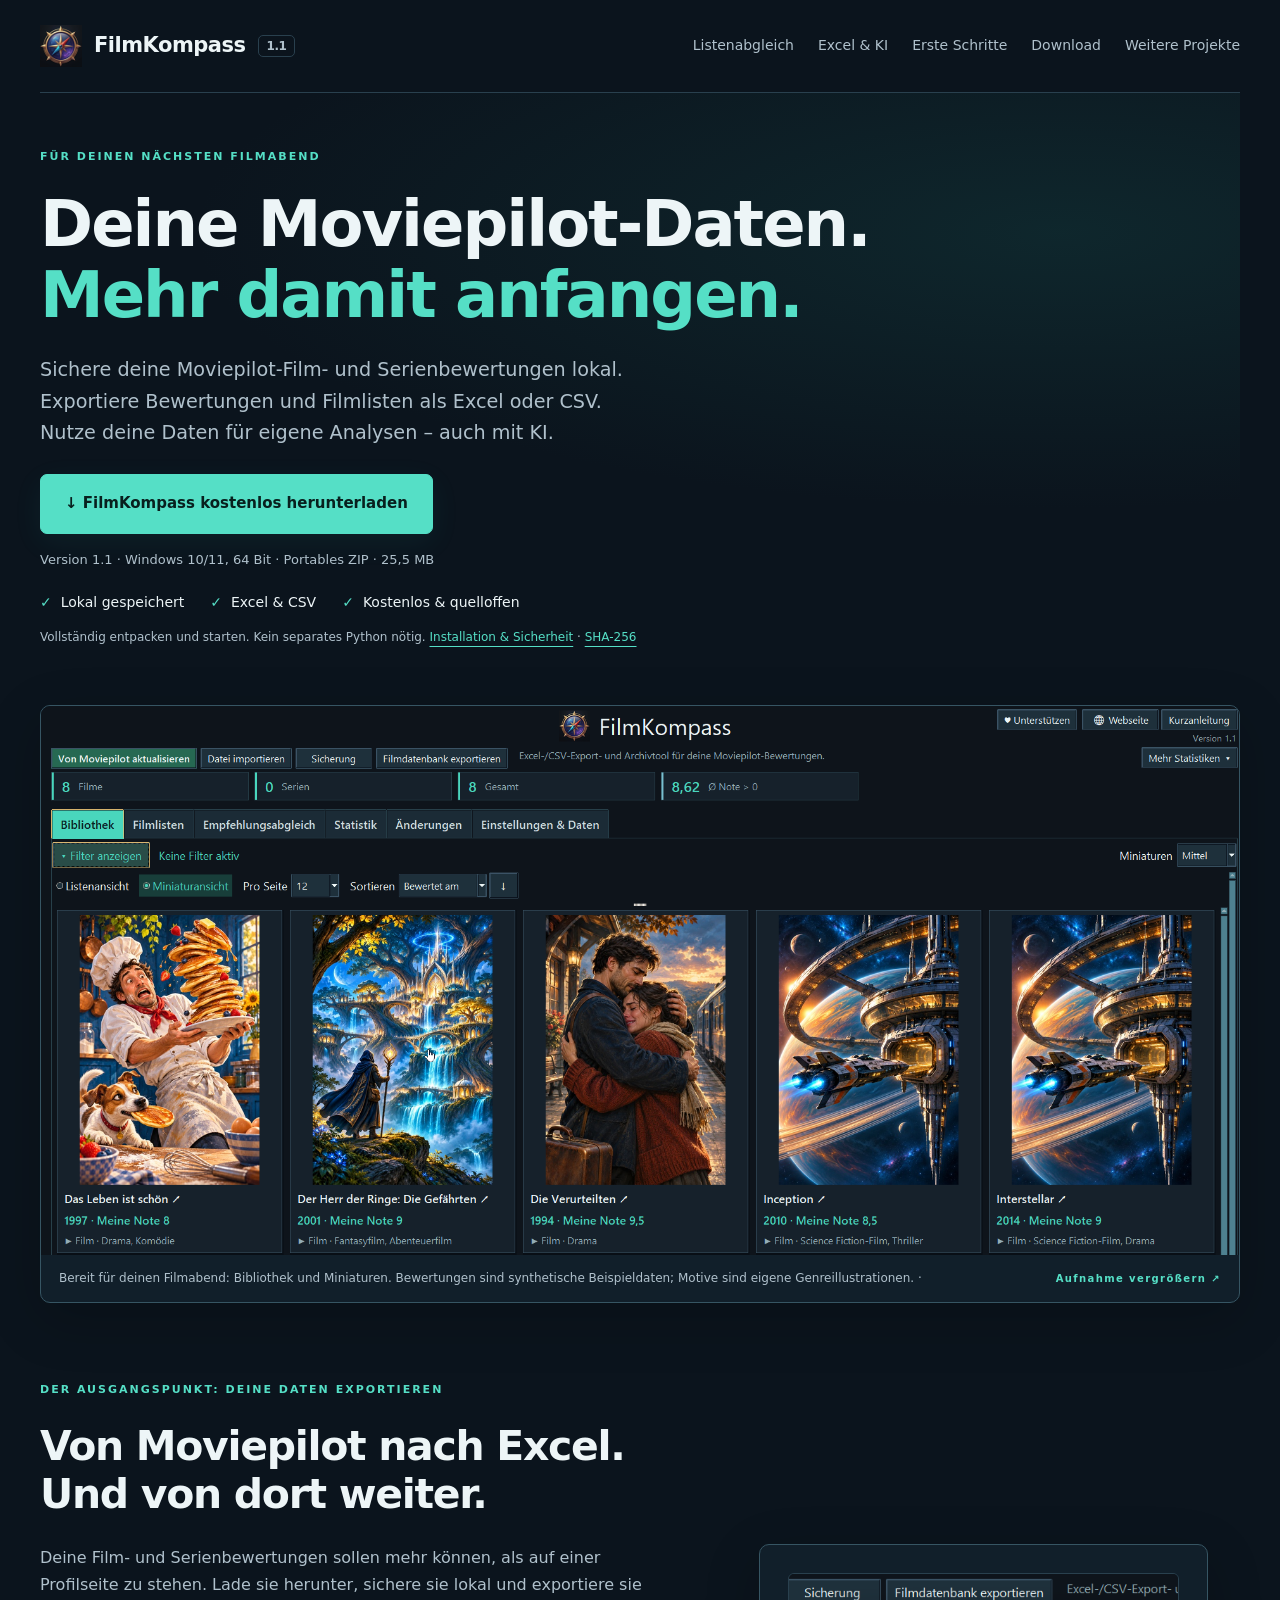
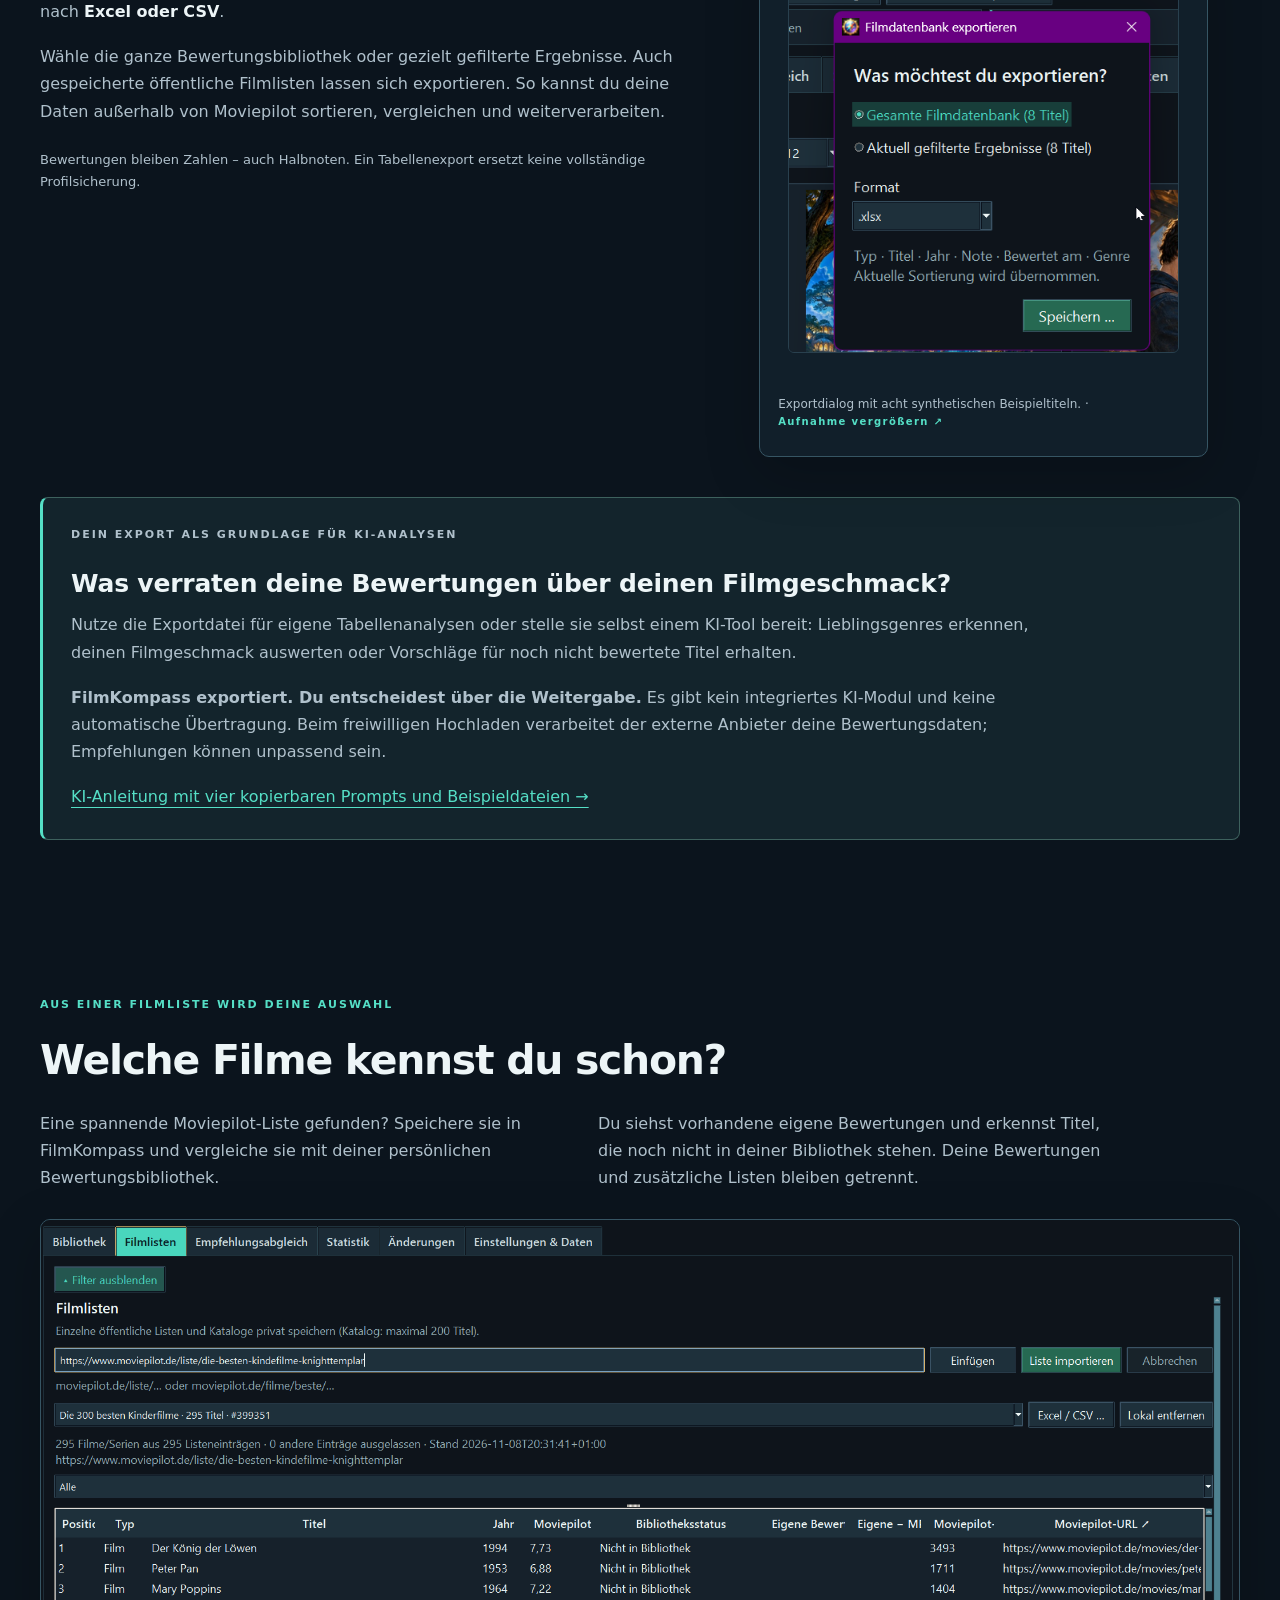
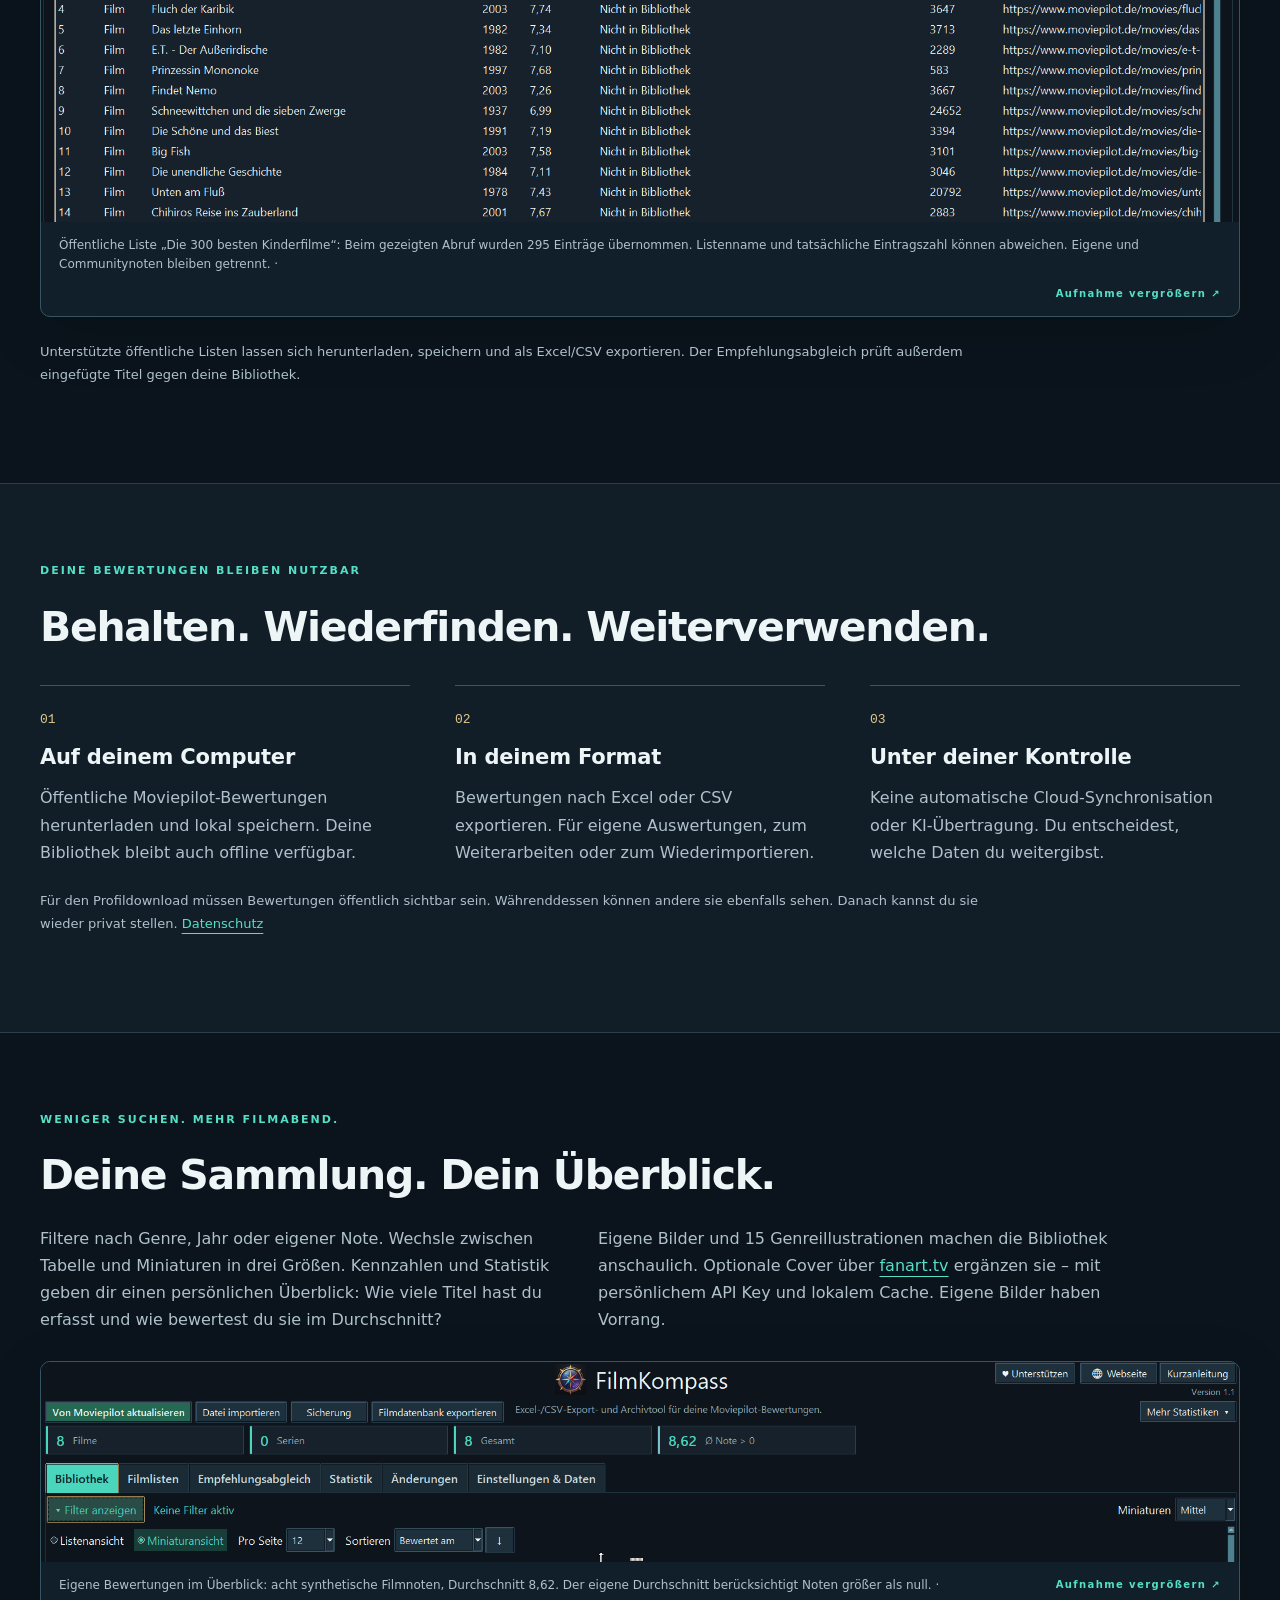
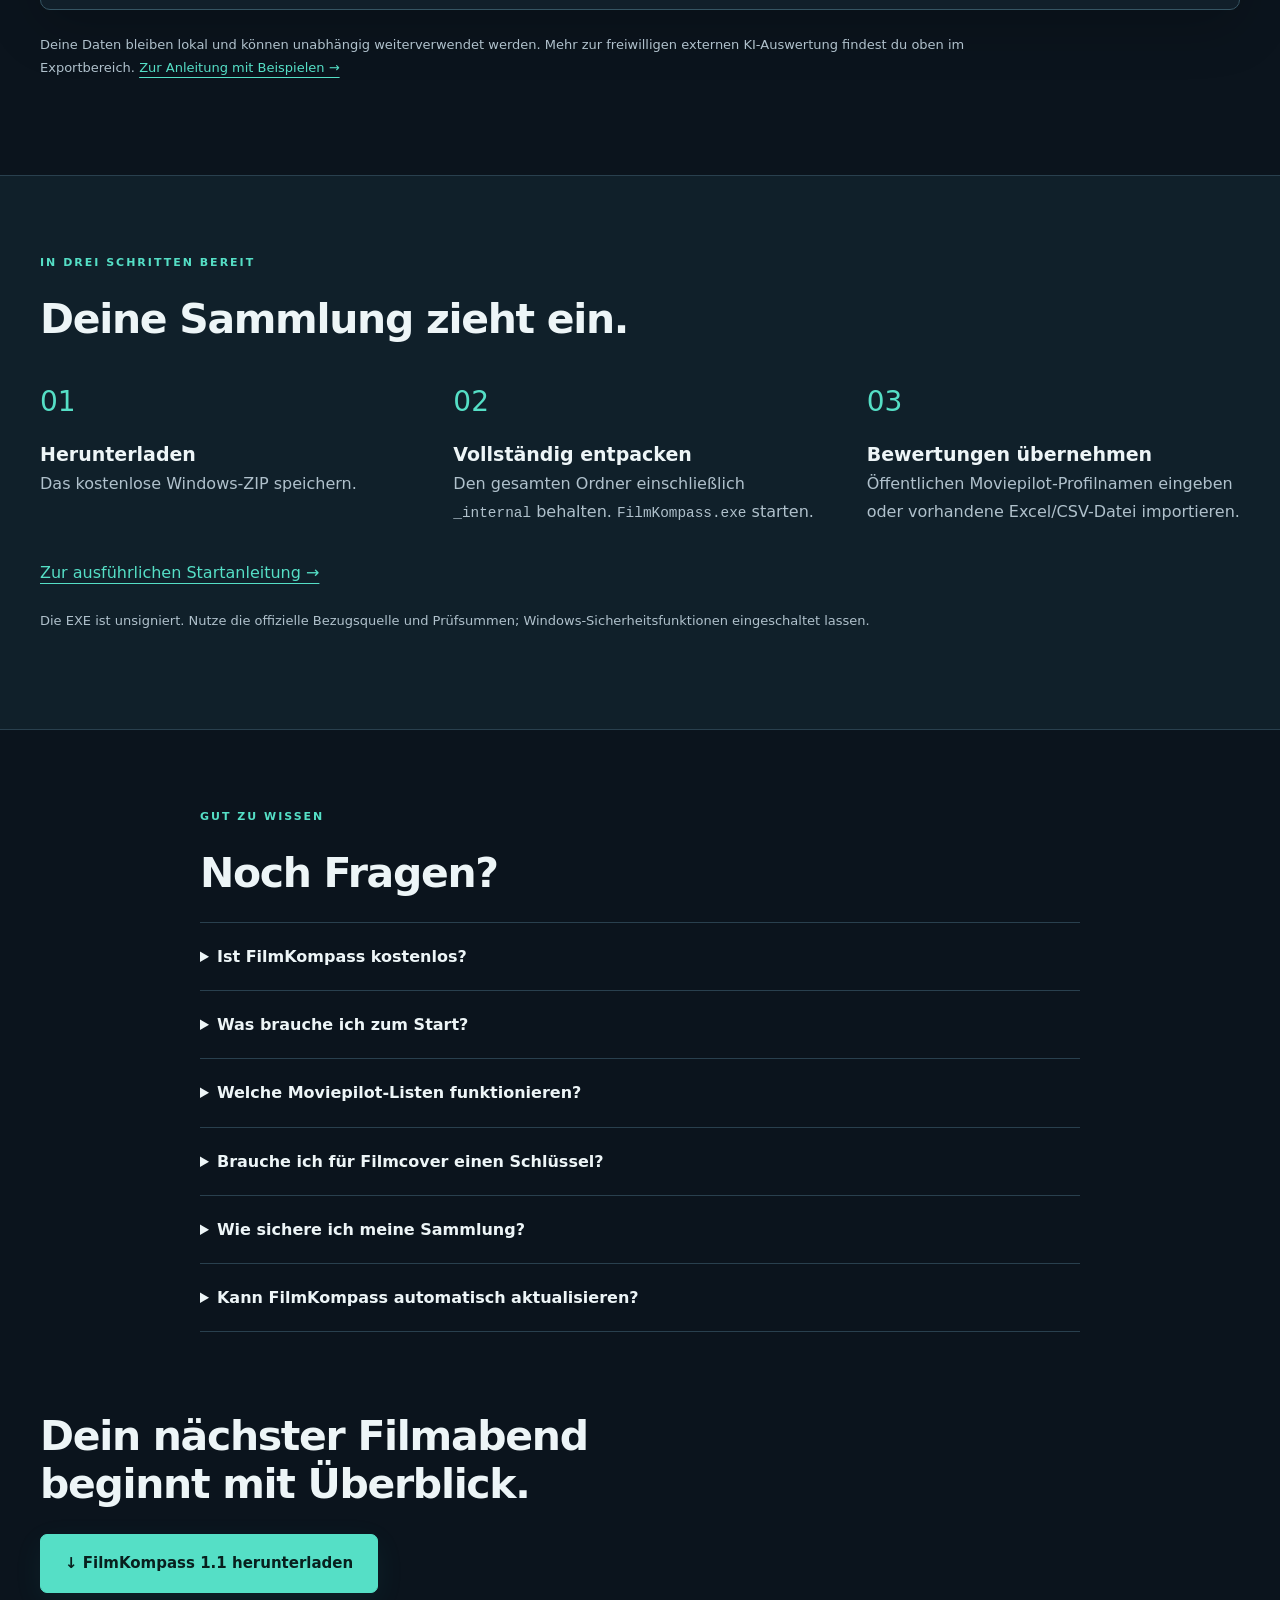
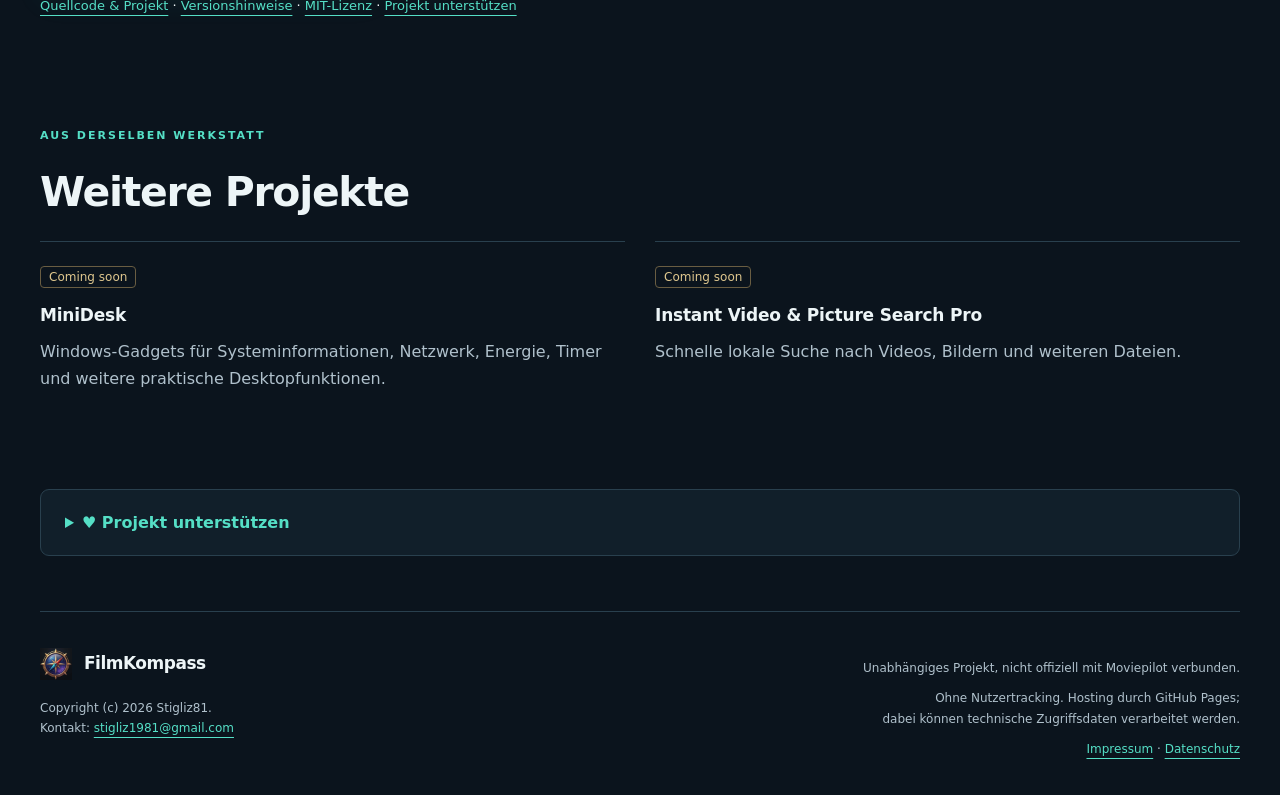
<file: site/index.html>
<!doctype html>
<html lang="de">
<head>
  <meta charset="utf-8">
  <meta name="viewport" content="width=device-width, initial-scale=1">
  <title>FilmKompass – Moviepilot-Bewertungen als Excel/CSV exportieren</title>
  <meta name="description" content="Moviepilot-Bewertungen lokal sichern, als Excel/CSV exportieren und mit Filmlisten abgleichen. Daten für eigene Auswertungen und externe KI nutzen.">
  <link rel="canonical" href="https://stigliz81.github.io/FilmKompass/">
  <meta name="theme-color" content="#0b141d">
  <meta property="og:type" content="website">
  <meta property="og:locale" content="de_DE">
  <meta property="og:title" content="FilmKompass – Moviepilot-Bewertungen als Excel/CSV exportieren">
  <meta property="og:description" content="Moviepilot-Bewertungen lokal sichern, als Excel/CSV exportieren und mit Filmlisten abgleichen. Daten für eigene Auswertungen und externe KI nutzen.">
  <meta property="og:url" content="https://stigliz81.github.io/FilmKompass/">
  <meta property="og:image" content="https://stigliz81.github.io/FilmKompass/assets/filmkompass-preview.webp">
  <meta property="og:image:alt" content="FilmKompass-Kompasssymbol mit goldener Kompassrose, roter und türkisblauer Nadel">
  <link rel="icon" href="assets/filmkompass.png?v=20261107-ap1506" type="image/png">
  <link rel="stylesheet" href="style.css?v=20261108-ap1608">
  <script src="gallery.js?v=20261021-ap14" defer></script>
  <script type="application/ld+json">
{
  "@context": "https://schema.org",
  "@type": "SoftwareApplication",
  "@id": "https://stigliz81.github.io/FilmKompass/#software",
  "name": "FilmKompass",
  "softwareVersion": "1.1",
  "applicationCategory": "MultimediaApplication",
  "operatingSystem": "Windows 10/11 (64-Bit)",
  "isAccessibleForFree": true,
  "offers": {
    "@type": "Offer",
    "price": 0,
    "priceCurrency": "EUR"
  },
  "url": "https://stigliz81.github.io/FilmKompass/",
  "downloadUrl": "https://github.com/Stigliz81/FilmKompass/releases/download/v1.1.2/FilmKompass-1.1-Windows-portabel.zip",
  "description": "Kostenloses Windows-Programm zum Herunterladen, lokalen Sichern und Exportieren öffentlich sichtbarer Moviepilot-Film- und Serienbewertungen als Excel oder CSV.",
  "license": "https://github.com/Stigliz81/FilmKompass/blob/main/LICENSE",
  "image": "https://stigliz81.github.io/FilmKompass/assets/filmkompass-preview.webp"
}
  </script>
<link rel="stylesheet" href="product.css?v=ap16102">
<script src="product.js?v=ap16102" defer></script>
</head>
<body class="product">
<a class="skip" href="#inhalt">Zum Inhalt</a>
<header class="nav wrap"><a class="brand" href="#"><img src="assets/filmkompass.png" width="42" height="42" alt="">FilmKompass <span>1.1</span></a><nav aria-label="Hauptnavigation"><a href="#listenvergleich">Listenabgleich</a><a href="#export">Excel & KI</a><a href="#start">Erste Schritte</a><a href="#download">Download</a><a href="#weitere-projekte">Weitere Projekte</a></nav></header>
<main id="inhalt">
<section class="hero wrap" id="download"><p class="eyebrow">FÜR DEINEN NÄCHSTEN FILMABEND</p><h1>Deine Moviepilot-Daten. <br><em>Mehr damit anfangen.</em></h1><p class="product-lead">Sichere deine Moviepilot-Film- und Serienbewertungen lokal. <br>Exportiere Bewertungen und Filmlisten als Excel oder CSV. <br>Nutze deine Daten für eigene Analysen – auch mit KI.</p><div class="actions"><a class="button primary-download" href="https://github.com/Stigliz81/FilmKompass/releases/download/v1.1.2/FilmKompass-1.1-Windows-portabel.zip">↓ FilmKompass kostenlos herunterladen</a></div><p class="system-info">Version 1.1 · Windows 10/11, 64 Bit · Portables ZIP · 25,5 MB</p><ul class="trust"><li>Lokal gespeichert</li><li>Excel & CSV</li><li>Kostenlos & quelloffen</li></ul><p class="download-help">Vollständig entpacken und starten. Kein separates Python nötig. <a href="moviepilot-bewertungen-exportieren.html#sicherheitspruefung">Installation & Sicherheit</a> · <a href="https://github.com/Stigliz81/FilmKompass/releases/download/v1.1.2/SHA256SUMS.txt">SHA-256</a></p></section>
<section class="wrap opening-shot" id="einblicke" aria-label="Blick in die Bibliothek"><figure class="product-shot "><a class="zoom" href="assets/ap16101-main.webp"><img src="assets/ap16101-main.webp" loading="lazy" alt="FilmKompass-Bibliothek mit Filmtiteln, Genreillustrationen und persönlichen Beispielnoten"></a><figcaption>Bereit für deinen Filmabend: Bibliothek und Miniaturen. Bewertungen sind synthetische Beispieldaten; Motive sind eigene Genreillustrationen. · <span>Aufnahme vergrößern ↗</span></figcaption></figure></section>
<section class="wrap product-section" id="export"><p class="eyebrow">DER AUSGANGSPUNKT: DEINE DATEN EXPORTIEREN</p><h2>Von Moviepilot nach Excel.<br>Und von dort weiter.</h2><div class="export-layout"><div><p>Deine Film- und Serienbewertungen sollen mehr können, als auf einer Profilseite zu stehen. Lade sie herunter, sichere sie lokal und exportiere sie nach <strong>Excel oder CSV</strong>.</p><p>Wähle die ganze Bewertungsbibliothek oder gezielt gefilterte Ergebnisse. Auch gespeicherte öffentliche Filmlisten lassen sich exportieren. So kannst du deine Daten außerhalb von Moviepilot sortieren, vergleichen und weiterverarbeiten.</p><p class="section-note">Bewertungen bleiben Zahlen – auch Halbnoten. Ein Tabellenexport ersetzt keine vollständige Profilsicherung.</p></div><figure class="product-shot export-shot"><a class="zoom" href="assets/ap16101-export.webp"><img src="assets/ap16101-export.webp" loading="lazy" alt="FilmKompass-Exportdialog: gesamte Bibliothek oder gefilterte Ergebnisse, Formatwahl und Speichern"></a><figcaption>Exportdialog mit acht synthetischen Beispieltiteln. · <span>Aufnahme vergrößern ↗</span></figcaption></figure></div><div class="analysis-feature"><p class="eyebrow">DEIN EXPORT ALS GRUNDLAGE FÜR KI-ANALYSEN</p><h3>Was verraten deine Bewertungen über deinen Filmgeschmack?</h3><p>Nutze die Exportdatei für eigene Tabellenanalysen oder stelle sie selbst einem KI-Tool bereit: Lieblingsgenres erkennen, deinen Filmgeschmack auswerten oder Vorschläge für noch nicht bewertete Titel erhalten.</p><p><strong>FilmKompass exportiert. Du entscheidest über die Weitergabe.</strong> Es gibt kein integriertes KI-Modul und keine automatische Übertragung. Beim freiwilligen Hochladen verarbeitet der externe Anbieter deine Bewertungsdaten; Empfehlungen können unpassend sein.</p><a href="ki-filmliste-analysieren.html">KI-Anleitung mit vier kopierbaren Prompts und Beispieldateien →</a></div></section><section class="wrap product-section" id="listenvergleich"><p class="eyebrow">AUS EINER FILMLISTE WIRD DEINE AUSWAHL</p><h2>Welche Filme kennst du schon?</h2><div class="story-copy"><p>Eine spannende Moviepilot-Liste gefunden? Speichere sie in FilmKompass und vergleiche sie mit deiner persönlichen Bewertungsbibliothek.</p><p>Du siehst vorhandene eigene Bewertungen und erkennst Titel, die noch nicht in deiner Bibliothek stehen. Deine Bewertungen und zusätzliche Listen bleiben getrennt.</p></div><figure class="product-shot "><a class="zoom" href="assets/ap16101-lists.webp"><img src="assets/ap16101-lists.webp" loading="lazy" alt="Öffentliche Moviepilot-Liste mit 295 importierten Titeln, Communitynoten und Bibliotheksstatus"></a><figcaption>Öffentliche Liste „Die 300 besten Kinderfilme“: Beim gezeigten Abruf wurden 295 Einträge übernommen. Listenname und tatsächliche Eintragszahl können abweichen. Eigene und Communitynoten bleiben getrennt. · <span>Aufnahme vergrößern ↗</span></figcaption></figure><p class="section-note">Unterstützte öffentliche Listen lassen sich herunterladen, speichern und als Excel/CSV exportieren. Der Empfehlungsabgleich prüft außerdem eingefügte Titel gegen deine Bibliothek.</p></section>
<section class="data-section" id="funktionen"><div class="wrap product-section"><p class="eyebrow">DEINE BEWERTUNGEN BLEIBEN NUTZBAR</p><h2>Behalten. Wiederfinden. Weiterverwenden.</h2><div class="benefit-row"><article><span>01</span><h3>Auf deinem Computer</h3><p>Öffentliche Moviepilot-Bewertungen herunterladen und lokal speichern. Deine Bibliothek bleibt auch offline verfügbar.</p></article><article><span>02</span><h3>In deinem Format</h3><p>Bewertungen nach Excel oder CSV exportieren. Für eigene Auswertungen, zum Weiterarbeiten oder zum Wiederimportieren.</p></article><article><span>03</span><h3>Unter deiner Kontrolle</h3><p>Keine automatische Cloud-Synchronisation oder KI-Übertragung. Du entscheidest, welche Daten du weitergibst.</p></article></div><p class="section-note">Für den Profildownload müssen Bewertungen öffentlich sichtbar sein. Währenddessen können andere sie ebenfalls sehen. Danach kannst du sie wieder privat stellen. <a href="datenschutz.html">Datenschutz</a></p></div></section>
<section class="wrap product-section" id="sammlung"><p class="eyebrow">WENIGER SUCHEN. MEHR FILMABEND.</p><h2>Deine Sammlung. Dein Überblick.</h2><div class="story-copy"><p>Filtere nach Genre, Jahr oder eigener Note. Wechsle zwischen Tabelle und Miniaturen in drei Größen. Kennzahlen und Statistik geben dir einen persönlichen Überblick: Wie viele Titel hast du erfasst und wie bewertest du sie im Durchschnitt?</p><p>Eigene Bilder und 15 Genreillustrationen machen die Bibliothek anschaulich. Optionale Cover über <a href="https://fanart.tv/" rel="noreferrer">fanart.tv</a> ergänzen sie – mit persönlichem API Key und lokalem Cache. Eigene Bilder haben Vorrang.</p></div><figure class="product-shot "><a class="zoom" href="assets/ap16101-ratings.webp"><img src="assets/ap16101-ratings.webp" loading="lazy" alt="FilmKompass-Kennzahlen: acht Filme und ein eigener Bewertungsdurchschnitt von 8,62"></a><figcaption>Eigene Bewertungen im Überblick: acht synthetische Filmnoten, Durchschnitt 8,62. Der eigene Durchschnitt berücksichtigt Noten größer als null. · <span>Aufnahme vergrößern ↗</span></figcaption></figure><p class="section-note">Deine Daten bleiben lokal und können unabhängig weiterverwendet werden. Mehr zur freiwilligen externen KI-Auswertung findest du oben im Exportbereich. <a href="ki-filmliste-analysieren.html">Zur Anleitung mit Beispielen →</a></p></section>
<section class="steps-section" id="start"><div class="wrap product-section"><p class="eyebrow">IN DREI SCHRITTEN BEREIT</p><h2>Deine Sammlung zieht ein.</h2><ol class="start-three"><li><strong>Herunterladen</strong><p>Das kostenlose Windows-ZIP speichern.</p></li><li><strong>Vollständig entpacken</strong><p>Den gesamten Ordner einschließlich <code>_internal</code> behalten. <code>FilmKompass.exe</code> starten.</p></li><li><strong>Bewertungen übernehmen</strong><p>Öffentlichen Moviepilot-Profilnamen eingeben oder vorhandene Excel/CSV-Datei importieren.</p></li></ol><p><a href="moviepilot-bewertungen-exportieren.html">Zur ausführlichen Startanleitung →</a></p><p class="section-note">Die EXE ist unsigniert. Nutze die offizielle Bezugsquelle und Prüfsummen; Windows-Sicherheitsfunktionen eingeschaltet lassen.</p></div></section>
<section class="wrap product-section faq" id="fragen"><p class="eyebrow">GUT ZU WISSEN</p><h2>Noch Fragen?</h2>
<details><summary>Ist FilmKompass kostenlos?</summary><p>Ja. Alle Funktionen sind kostenlos, der Quellcode steht unter MIT-Lizenz. Unterstützung ist freiwillig.</p></details>
<details><summary>Was brauche ich zum Start?</summary><p>Windows 10 oder 11 mit 64 Bit. Die ZIP bringt die Laufzeit mit; kein separat installiertes Python und keine Administratorrechte nötig. Hauptfunktionen wurden vom Nutzer auf beiden Systemen getestet.</p></details>
<details><summary>Welche Moviepilot-Listen funktionieren?</summary><p>Unterstützte öffentliche Benutzerlisten und bestimmte Bestenlisten-Kataloge. Nicht jede URL ist abrufbar; Zugriffssperren werden respektiert. Katalogabrufe sind auf 200 Titel begrenzt. Verglichen wird mit der eigenen Bibliothek, nicht frei jede Liste mit jeder anderen.</p></details>
<details><summary>Brauche ich für Filmcover einen Schlüssel?</summary><p>Für optionale Onlinecover genügt ein persönlicher Fanart.tv API Key von <a href="https://fanart.tv/get-an-api-key/" rel="noreferrer">fanart.tv</a>. In Einstellungen & Daten lokal speichern und prüfen. Kein Project Key für normale Nutzer erforderlich. Poster oder eindeutige Zuordnungen können fehlen. Ohne Onlinecover funktioniert FilmKompass weiter.</p></details>
<details><summary>Wie sichere ich meine Sammlung?</summary><p>Die Datenbanksicherung enthält Daten und Bildzuordnungen. Für einen Gerätewechsel Bilddateien zusätzlich sichern. Vollständige Profilsicherungen können private Schlüssel enthalten und dürfen nicht veröffentlicht werden. <a href="moviepilot-bewertungen-exportieren.html">Mehr zu Start und Sicherung</a></p></details>
<details><summary>Kann FilmKompass automatisch aktualisieren?</summary><p>Die freiwillige Versionsprüfung informiert über neue öffentliche Versionen. Sie ist standardmäßig ausgeschaltet. Updates werden nicht automatisch installiert. <a href="https://github.com/Stigliz81/FilmKompass/releases">Versionen & Hinweise</a></p></details></section>
<section class="wrap product-finish"><h2>Dein nächster Filmabend<br>beginnt mit Überblick.</h2><a class="button" href="https://github.com/Stigliz81/FilmKompass/releases/download/v1.1.2/FilmKompass-1.1-Windows-portabel.zip">↓ FilmKompass 1.1 herunterladen</a><p><a href="https://github.com/Stigliz81/FilmKompass">Quellcode & Projekt</a> · <a href="https://github.com/Stigliz81/FilmKompass/releases/tag/v1.1.2">Versionshinweise</a> · <a href="https://github.com/Stigliz81/FilmKompass/blob/main/LICENSE">MIT-Lizenz</a> · <a class="support-link" href="#unterstuetzen">Projekt unterstützen</a></p></section>
<section class="wrap product-section other-projects" id="weitere-projekte"><p class="eyebrow">AUS DERSELBEN WERKSTATT</p><h2>Weitere Projekte</h2><div class="project-teasers"><article><span class="coming-soon">Coming soon</span><h3>MiniDesk</h3><p>Windows-Gadgets für Systeminformationen, Netzwerk, Energie, Timer und weitere praktische Desktopfunktionen.</p></article><article><span class="coming-soon">Coming soon</span><h3>Instant Video &amp; Picture Search Pro</h3><p>Schnelle lokale Suche nach Videos, Bildern und weiteren Dateien.</p></article></div></section></main>
<section class="wrap support-section" id="unterstuetzen" aria-label="Freiwillige Projektunterstützung">
<details class="support-details"><summary>♥ Projekt unterstützen</summary><div class="support-content">
<h2>FilmKompass gefällt dir?</h2>
<p>FilmKompass ist kostenlos und wird unabhängig entwickelt.</p>
<p>Wenn dir das Programm gefällt und du die Weiterentwicklung freiwillig unterstützen möchtest, freue ich mich über eine kleine Unterstützung.</p>
<p><strong>Vielen Dank! ❤️</strong></p>
<p class="note">Die Unterstützung ist vollkommen freiwillig. Alle Funktionen bleiben kostenlos.</p>
<p class="network-note">Bitte das passende Netzwerk wählen: Litecoin Mainnet und Litecoin BEP20 sind unterschiedliche Zahlungswege. Für Litecoin BEP20 und USDC BEP20 wird dieselbe Empfangsadresse auf der BNB Smart Chain verwendet. Binance Pay ist ein App-Zahlungslink, kein Blockchain-Netzwerk.</p>
<div class="payment-grid"><details class="payment-card" open>
 <summary>PayPal</summary>
 <div class="payment-body"><p class="network">PayPal</p><p class="note"><strong>Per PayPal-App:</strong><br>Scanne den QR-Code mit deiner PayPal-App. Unter Android findest du den QR-Scanner über Senden → QR-Symbol oben rechts.</p><p class="note"><strong>Alternativ:</strong><br>Du kannst auch die PayPal-E-Mail-Adresse kopieren und den Empfänger in deiner PayPal-App selbst eingeben.</p>
 <img src="assets/donations/paypal.png" width="640" height="640" loading="lazy" alt="Vorhandener QR-Code für PayPal: PayPal · Zahlungslink">
 <label for="payment-0">PayPal-E-Mail</label><input id="payment-0" type="text" readonly value="stigliz1981@gmail.com" spellcheck="false" aria-label="PayPal-E-Mail">
 <div class="payment-actions"><button class="copy-payment" type="button">PayPal-E-Mail kopieren</button></div><p role="status" class="copy-status" aria-live="polite"></p></div></details><details class="payment-card" >
 <summary>Bitcoin – Mainnet</summary>
 <div class="payment-body"><p class="network">Bitcoin Mainnet (Native SegWit)</p>
 <img src="assets/donations/btc.png" width="640" height="640" loading="lazy" alt="Vorhandener QR-Code für Bitcoin – Mainnet: Bitcoin Mainnet (Native SegWit)">
 <label for="payment-1">Zahlungsziel</label><input id="payment-1" type="text" readonly value="bc1qgk2hkpqsazshjkrfk3n4ah66z0rmmwpj95nav0" spellcheck="false" aria-label="Zahlungsziel Bitcoin – Mainnet">
 <div class="payment-actions"><button class="copy-payment" type="button">Zahlungsziel kopieren</button></div><p role="status" class="copy-status" aria-live="polite"></p></div></details><details class="payment-card" >
 <summary>Litecoin – Mainnet</summary>
 <div class="payment-body"><p class="network">Litecoin Mainnet</p>
 <img src="assets/donations/ltc-mainnet.png" width="640" height="640" loading="lazy" alt="Vorhandener QR-Code für Litecoin – Mainnet: Litecoin Mainnet">
 <label for="payment-2">Zahlungsziel</label><input id="payment-2" type="text" readonly value="LPX49WT3wVUwhPyozQzZ2PW34g2e7BGWPv" spellcheck="false" aria-label="Zahlungsziel Litecoin – Mainnet">
 <div class="payment-actions"><button class="copy-payment" type="button">Zahlungsziel kopieren</button></div><p role="status" class="copy-status" aria-live="polite"></p></div></details><details class="payment-card" >
 <summary>Litecoin – BEP20</summary>
 <div class="payment-body"><p class="network">BNB Smart Chain (BEP20)</p>
 <img src="assets/donations/ltc-bep20.png" width="640" height="640" loading="lazy" alt="Vorhandener QR-Code für Litecoin – BEP20: BNB Smart Chain (BEP20)">
 <label for="payment-3">Zahlungsziel</label><input id="payment-3" type="text" readonly value="0x181536e0cc46c18200324e142a15852edefbff17" spellcheck="false" aria-label="Zahlungsziel Litecoin – BEP20">
 <div class="payment-actions"><button class="copy-payment" type="button">Zahlungsziel kopieren</button></div><p role="status" class="copy-status" aria-live="polite"></p></div></details><details class="payment-card" >
 <summary>USDC – BEP20</summary>
 <div class="payment-body"><p class="network">BNB Smart Chain (BEP20)</p>
 <img src="assets/donations/usdc.png" width="640" height="640" loading="lazy" alt="Vorhandener QR-Code für USDC – BEP20: BNB Smart Chain (BEP20)">
 <label for="payment-4">Zahlungsziel</label><input id="payment-4" type="text" readonly value="0x181536e0cc46c18200324e142a15852edefbff17" spellcheck="false" aria-label="Zahlungsziel USDC – BEP20">
 <div class="payment-actions"><button class="copy-payment" type="button">Zahlungsziel kopieren</button></div><p role="status" class="copy-status" aria-live="polite"></p></div></details><details class="payment-card" >
 <summary>Binance Pay</summary>
 <div class="payment-body"><p class="network">Binance Pay · App-Zahlungslink (kein Blockchain-Netzwerk)</p>
 <img src="assets/donations/binance.png" width="640" height="640" loading="lazy" alt="Vorhandener QR-Code für Binance Pay: Binance Pay · App-Zahlungslink (kein Blockchain-Netzwerk)">
 <label for="payment-5">Zahlungsziel</label><input id="payment-5" type="text" readonly value="https://app.binance.com/qr/dplkc2c1222b1d7a49efb4edb5ce9d73b2eb" spellcheck="false" aria-label="Zahlungsziel Binance Pay">
 <div class="payment-actions"><button class="copy-payment" type="button">Zahlungsziel kopieren</button><a href="https://app.binance.com/qr/dplkc2c1222b1d7a49efb4edb5ce9d73b2eb" rel="noreferrer">Binance-App-Link öffnen ↗</a></div><p role="status" class="copy-status" aria-live="polite"></p></div></details></div>
<p class="note">Zahlungsanbieter werden erst beim Öffnen eines Links oder beim Scannen in deiner App kontaktiert. Bitte Zahlungsziel, Währung und Netzwerk vor einer Zahlung selbst prüfen. <a href="datenschutz.html">Hinweise zum Website-Datenschutz</a></p>
</div></details></section>
<footer class="wrap"><div><a class="brand" href="#"><img src="assets/filmkompass.png?v=20261107-ap1506" width="32" height="32" alt="">FilmKompass</a><p>Copyright (c) 2026 Stigliz81. <br>Kontakt: <a href="mailto:stigliz1981@gmail.com">stigliz1981@gmail.com</a></p></div><div><p>Unabhängiges Projekt, nicht offiziell mit Moviepilot verbunden.</p><p>Ohne Nutzertracking. Hosting durch GitHub Pages;<br>dabei können technische Zugriffsdaten verarbeitet werden.</p><a href="impressum.html">Impressum</a> · <a href="datenschutz.html">Datenschutz</a></div></footer>
<dialog aria-label="Vergrößerte Programmaufnahme"><div class="viewer-tools"><button class="close" type="button" aria-label="Vergrößerung schließen">Schließen ×</button><button class="actual-size" type="button">Originalgröße anzeigen</button></div><img alt=""><p></p></dialog>
</body></html>
</file>
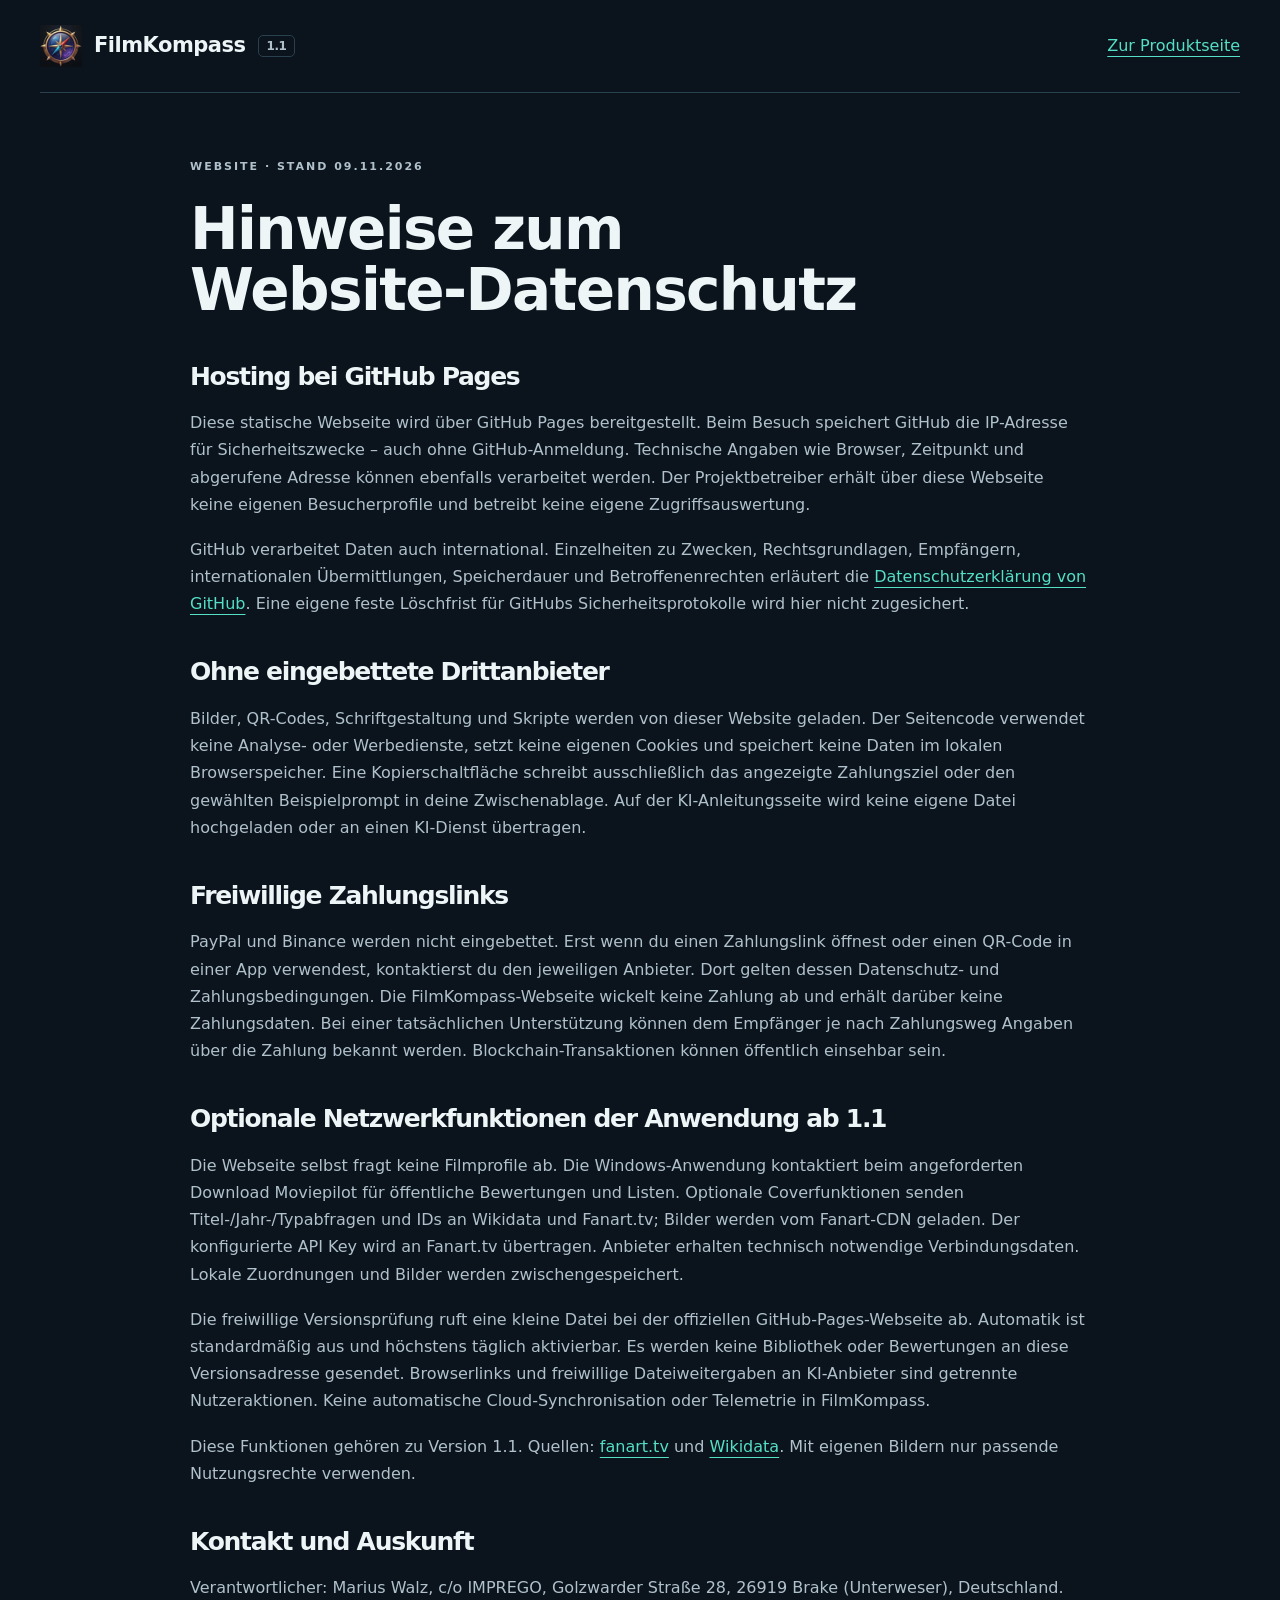
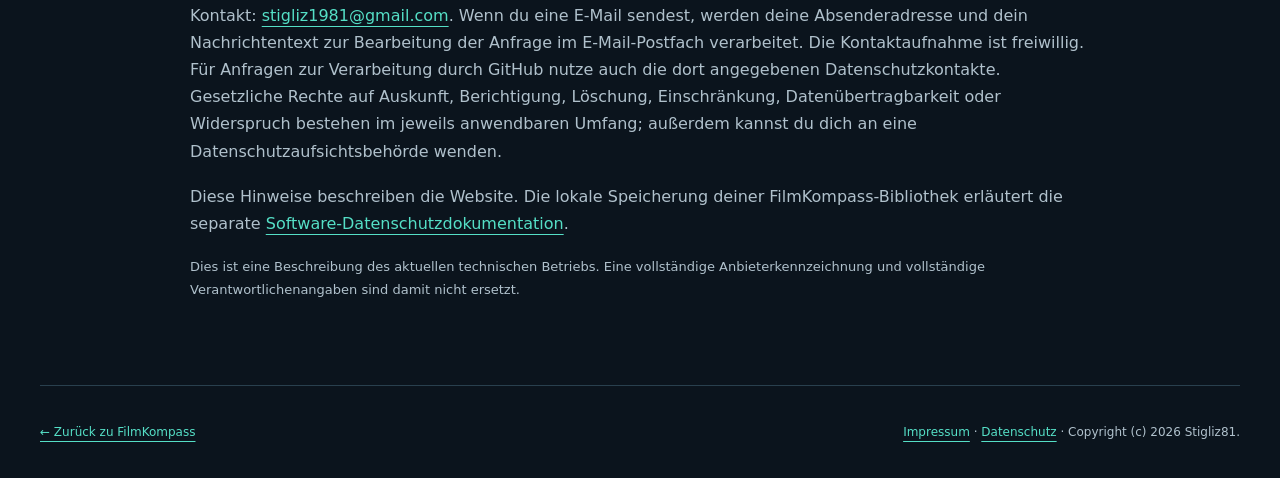
<file: site/datenschutz.html>
<!doctype html>
<html lang="de">
<head>
  <meta charset="utf-8">
  <meta name="viewport" content="width=device-width, initial-scale=1">
  <title>Hinweise zum Website-Datenschutz – FilmKompass</title>
  <meta name="description" content="Informationen zu GitHub Pages, lokalen Webbildern, externen Zahlungslinks und Kontakt bei FilmKompass.">
  <link rel="canonical" href="https://stigliz81.github.io/FilmKompass/datenschutz.html">
  <link rel="icon" href="assets/filmkompass.png?v=20261107-ap1506" type="image/png">
  <link rel="stylesheet" href="style.css?v=20261108-ap1608">
</head>
<body>
<header class="wrap nav"><a class="brand" href="./"><img src="assets/filmkompass.png?v=20261107-ap1506" width="42" height="42" alt="">FilmKompass <span>1.1</span></a><a href="./">Zur Produktseite</a></header>
<main class="wrap legal-page">
  <p class="eyebrow">WEBSITE · STAND 09.11.2026</p>
  <h1>Hinweise zum<br>Website-Datenschutz</h1>
  <h2>Hosting bei GitHub Pages</h2>
  <p>Diese statische Webseite wird über GitHub Pages bereitgestellt. Beim Besuch speichert GitHub die IP-Adresse für Sicherheitszwecke – auch ohne GitHub-Anmeldung. Technische Angaben wie Browser, Zeitpunkt und abgerufene Adresse können ebenfalls verarbeitet werden. Der Projektbetreiber erhält über diese Webseite keine eigenen Besucherprofile und betreibt keine eigene Zugriffsauswertung.</p>
  <p>GitHub verarbeitet Daten auch international. Einzelheiten zu Zwecken, Rechtsgrundlagen, Empfängern, internationalen Übermittlungen, Speicherdauer und Betroffenenrechten erläutert die <a href="https://docs.github.com/en/site-policy/privacy-policies/github-general-privacy-statement" rel="noreferrer">Datenschutzerklärung von GitHub</a>. Eine eigene feste Löschfrist für GitHubs Sicherheitsprotokolle wird hier nicht zugesichert.</p>
  <h2>Ohne eingebettete Drittanbieter</h2>
  <p>Bilder, QR-Codes, Schriftgestaltung und Skripte werden von dieser Website geladen. Der Seitencode verwendet keine Analyse- oder Werbedienste, setzt keine eigenen Cookies und speichert keine Daten im lokalen Browserspeicher. Eine Kopierschaltfläche schreibt ausschließlich das angezeigte Zahlungsziel oder den gewählten Beispielprompt in deine Zwischenablage. Auf der KI-Anleitungsseite wird keine eigene Datei hochgeladen oder an einen KI-Dienst übertragen.</p>
  <h2>Freiwillige Zahlungslinks</h2>
  <p>PayPal und Binance werden nicht eingebettet. Erst wenn du einen Zahlungslink öffnest oder einen QR-Code in einer App verwendest, kontaktierst du den jeweiligen Anbieter. Dort gelten dessen Datenschutz- und Zahlungsbedingungen. Die FilmKompass-Webseite wickelt keine Zahlung ab und erhält darüber keine Zahlungsdaten. Bei einer tatsächlichen Unterstützung können dem Empfänger je nach Zahlungsweg Angaben über die Zahlung bekannt werden. Blockchain-Transaktionen können öffentlich einsehbar sein.</p>
  <h2>Optionale Netzwerkfunktionen der Anwendung ab 1.1</h2>
  <p>Die Webseite selbst fragt keine Filmprofile ab. Die Windows-Anwendung kontaktiert beim angeforderten Download Moviepilot für öffentliche Bewertungen und Listen. Optionale Coverfunktionen senden Titel-/Jahr-/Typabfragen und IDs an Wikidata und Fanart.tv; Bilder werden vom Fanart-CDN geladen. Der konfigurierte API Key wird an Fanart.tv übertragen. Anbieter erhalten technisch notwendige Verbindungsdaten. Lokale Zuordnungen und Bilder werden zwischengespeichert.</p>
  <p>Die freiwillige Versionsprüfung ruft eine kleine Datei bei der offiziellen GitHub-Pages-Webseite ab. Automatik ist standardmäßig aus und höchstens täglich aktivierbar. Es werden keine Bibliothek oder Bewertungen an diese Versionsadresse gesendet. Browserlinks und freiwillige Dateiweitergaben an KI-Anbieter sind getrennte Nutzeraktionen. Keine automatische Cloud-Synchronisation oder Telemetrie in FilmKompass.</p>
  <p>Diese Funktionen gehören zu Version 1.1. Quellen: <a href="https://fanart.tv/">fanart.tv</a> und <a href="https://www.wikidata.org/">Wikidata</a>. Mit eigenen Bildern nur passende Nutzungsrechte verwenden.</p>
  <h2>Kontakt und Auskunft</h2>
  <p>Verantwortlicher: Marius Walz, c/o IMPREGO, Golzwarder Straße 28, 26919 Brake (Unterweser), Deutschland. Kontakt: <a href="mailto:stigliz1981@gmail.com">stigliz1981@gmail.com</a>. Wenn du eine E-Mail sendest, werden deine Absenderadresse und dein Nachrichtentext zur Bearbeitung der Anfrage im E-Mail-Postfach verarbeitet. Die Kontaktaufnahme ist freiwillig. Für Anfragen zur Verarbeitung durch GitHub nutze auch die dort angegebenen Datenschutzkontakte. Gesetzliche Rechte auf Auskunft, Berichtigung, Löschung, Einschränkung, Datenübertragbarkeit oder Widerspruch bestehen im jeweils anwendbaren Umfang; außerdem kannst du dich an eine Datenschutzaufsichtsbehörde wenden.</p>
  <p>Diese Hinweise beschreiben die Website. Die lokale Speicherung deiner FilmKompass-Bibliothek erläutert die separate <a href="https://github.com/Stigliz81/FilmKompass/blob/main/docs/DATENSCHUTZ.md">Software-Datenschutzdokumentation</a>.</p>
  <p class="note">Dies ist eine Beschreibung des aktuellen technischen Betriebs. Eine vollständige Anbieterkennzeichnung und vollständige Verantwortlichenangaben sind damit nicht ersetzt.</p>
</main>
<footer class="wrap"><a href="./">← Zurück zu FilmKompass</a><span><a href="impressum.html">Impressum</a> · <a href="datenschutz.html">Datenschutz</a> · Copyright (c) 2026 Stigliz81.</span></footer>
</body>
</html>
</file>
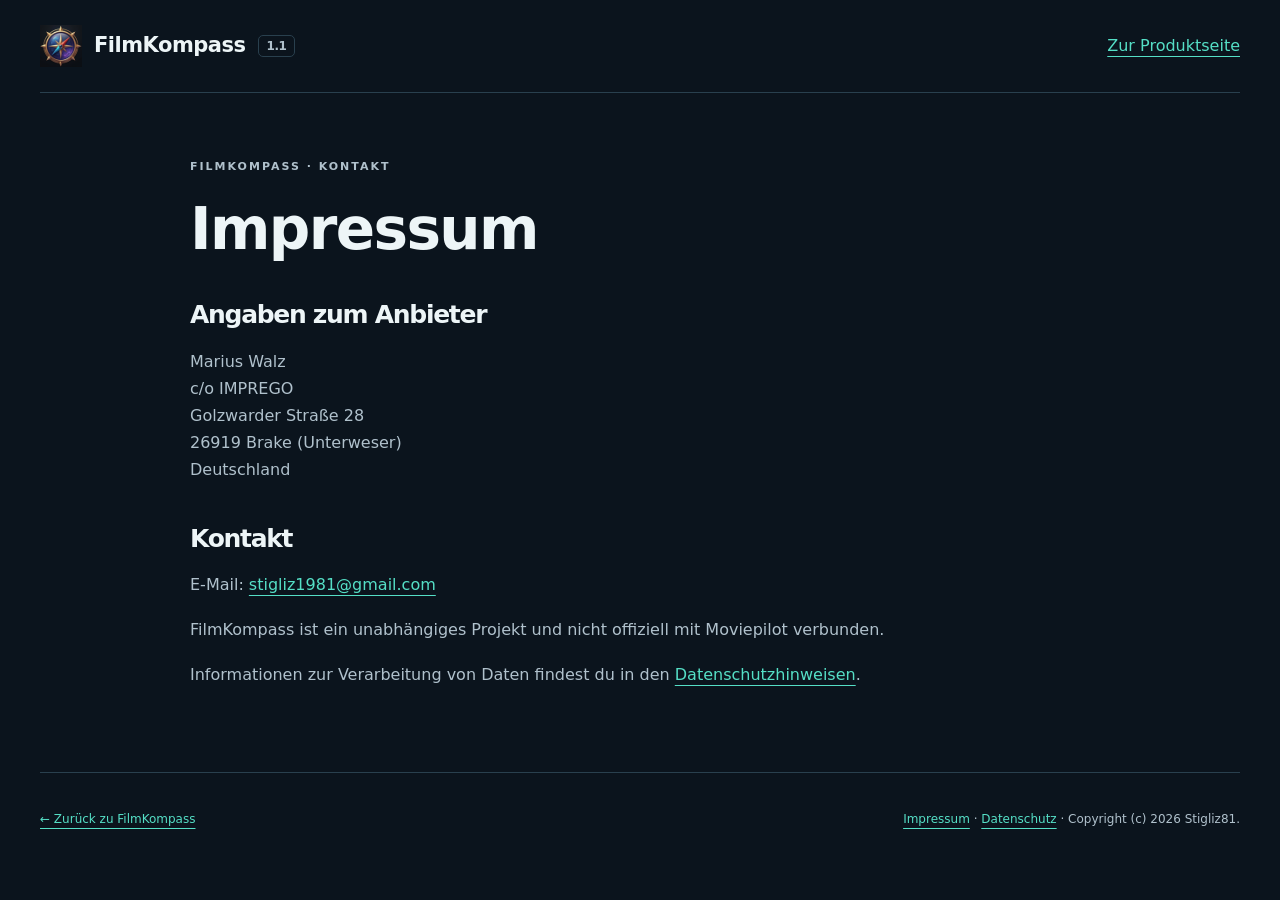
<file: site/impressum.html>
<!doctype html>
<html lang="de">
<head>
  <meta charset="utf-8">
  <meta name="viewport" content="width=device-width, initial-scale=1">
  <title>Impressum – FilmKompass</title>
  <meta name="description" content="Impressum der FilmKompass-Website mit Kontaktanschrift und E-Mail von Marius Walz.">
  <link rel="canonical" href="https://stigliz81.github.io/FilmKompass/impressum.html">
  <link rel="icon" href="assets/filmkompass.png?v=20261107-ap1506" type="image/png">
  <link rel="stylesheet" href="style.css?v=20261108-ap1608">
</head>
<body>
<header class="wrap nav"><a class="brand" href="./"><img src="assets/filmkompass.png?v=20261107-ap1506" width="42" height="42" alt="">FilmKompass <span>1.1</span></a><a href="./">Zur Produktseite</a></header>
<main class="wrap legal-page">
  <p class="eyebrow">FILMKOMPASS · KONTAKT</p>
  <h1>Impressum</h1>
  <h2>Angaben zum Anbieter</h2>
  <p>Marius Walz<br>c/o IMPREGO<br>Golzwarder Straße 28<br>26919 Brake (Unterweser)<br>Deutschland</p>
  <h2>Kontakt</h2>
  <p>E-Mail: <a href="mailto:stigliz1981@gmail.com">stigliz1981@gmail.com</a></p>
  <p>FilmKompass ist ein unabhängiges Projekt und nicht offiziell mit Moviepilot verbunden.</p>
  <p>Informationen zur Verarbeitung von Daten findest du in den <a href="datenschutz.html">Datenschutzhinweisen</a>.</p>
</main>
<footer class="wrap"><a href="./">← Zurück zu FilmKompass</a><span><a href="impressum.html">Impressum</a> · <a href="datenschutz.html">Datenschutz</a> · Copyright (c) 2026 Stigliz81.</span></footer>
</body>
</html>
</file>
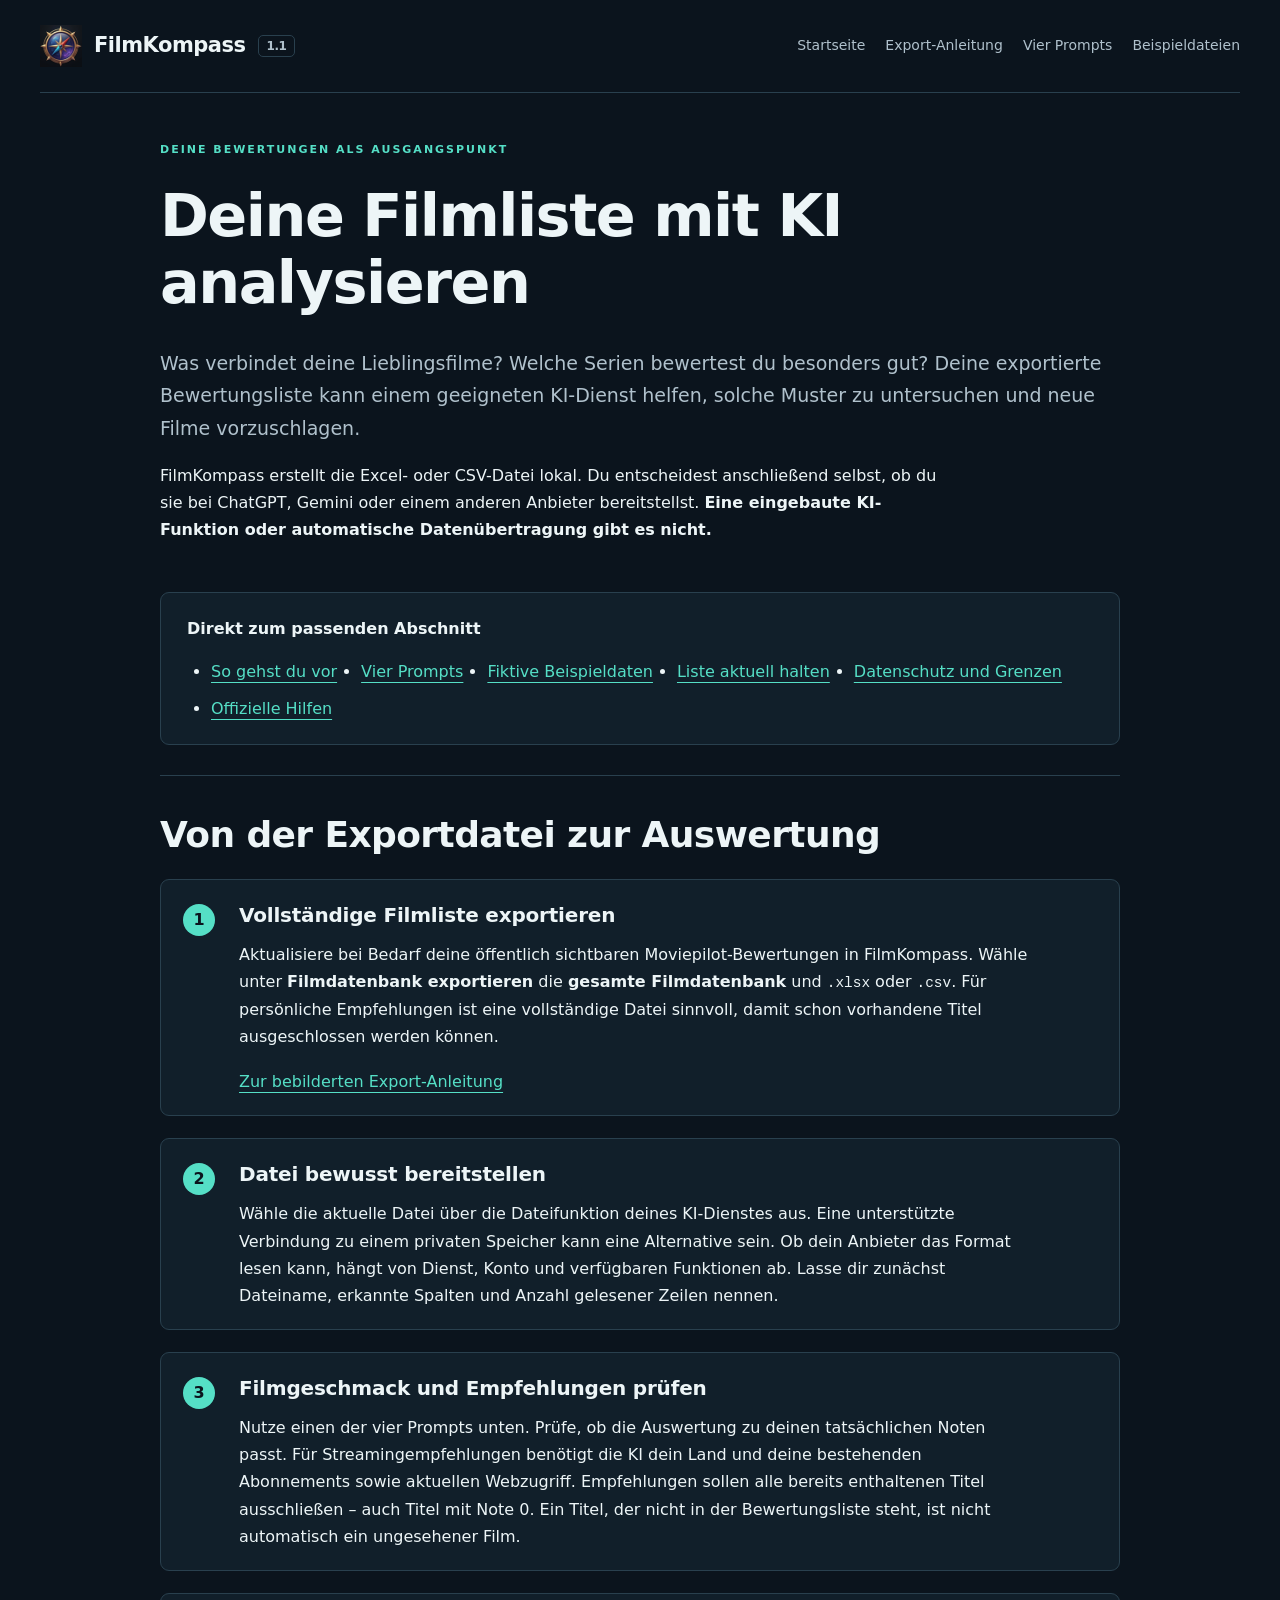
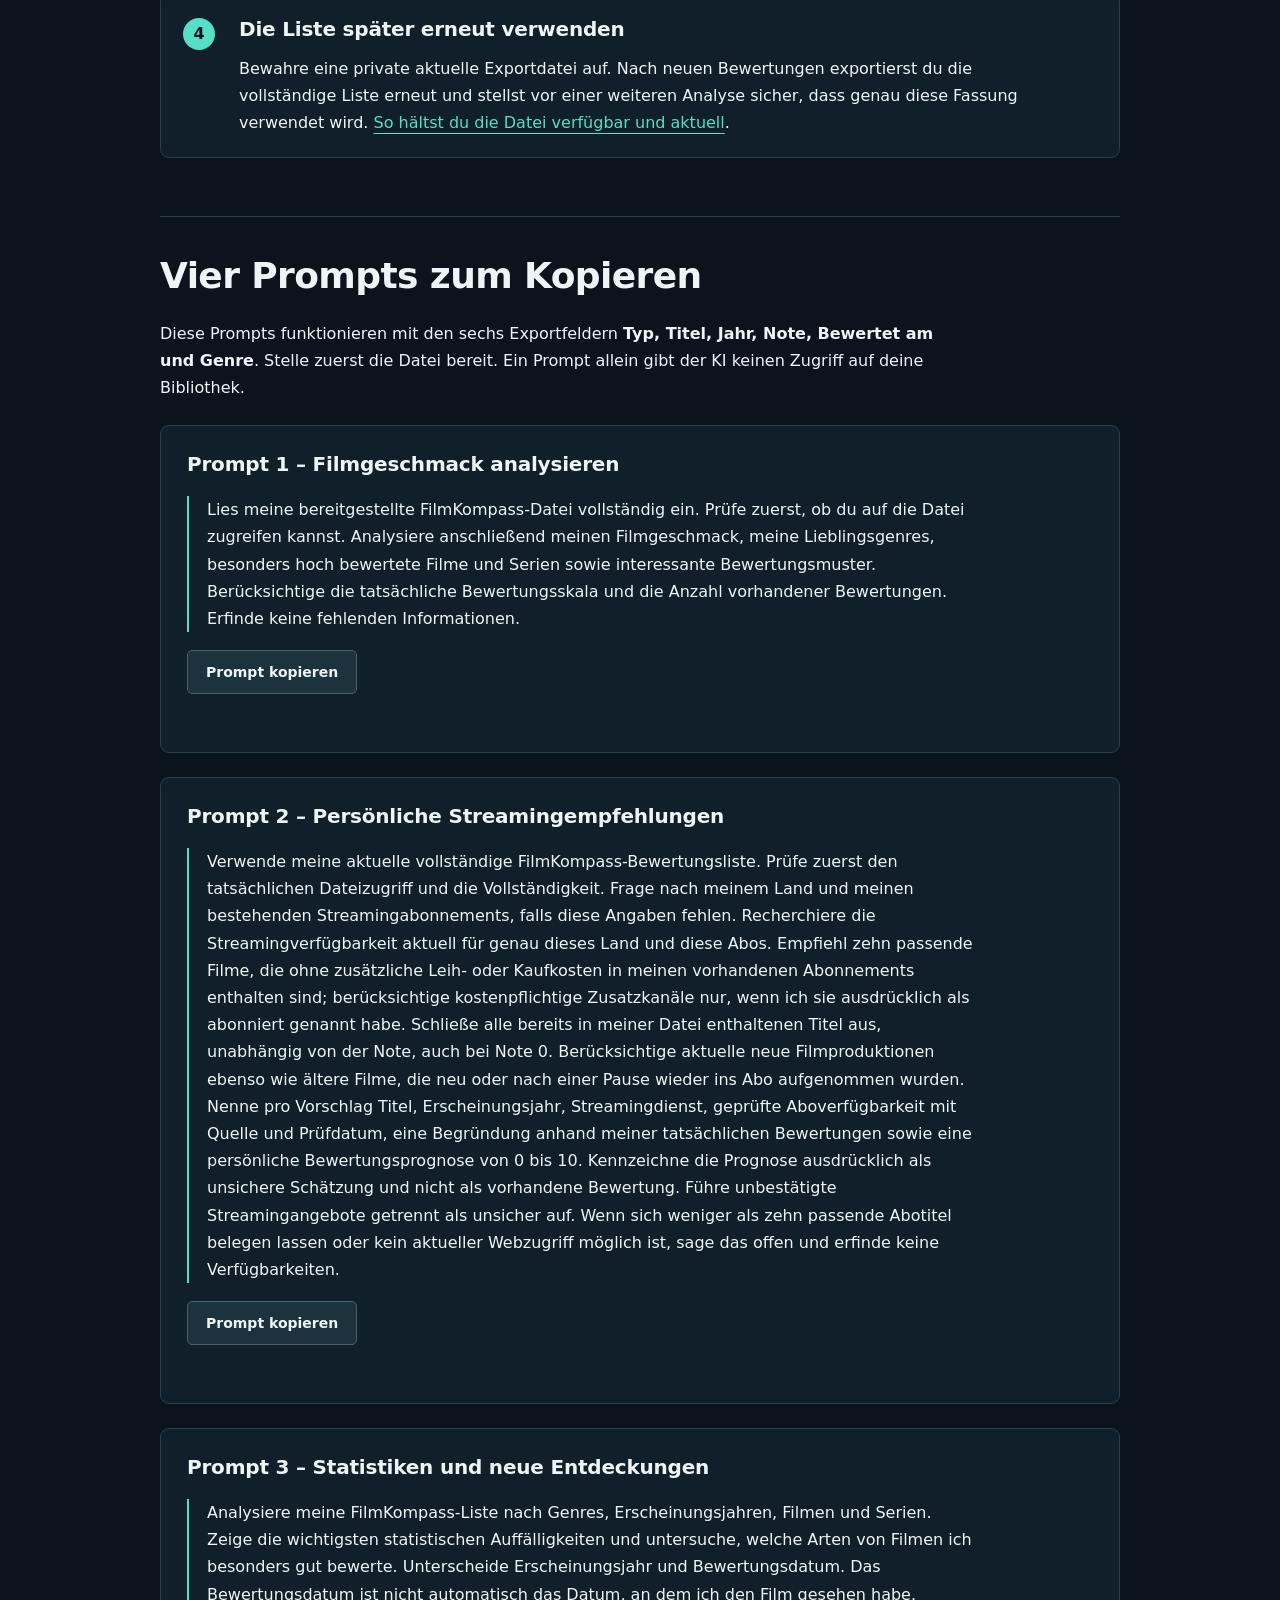
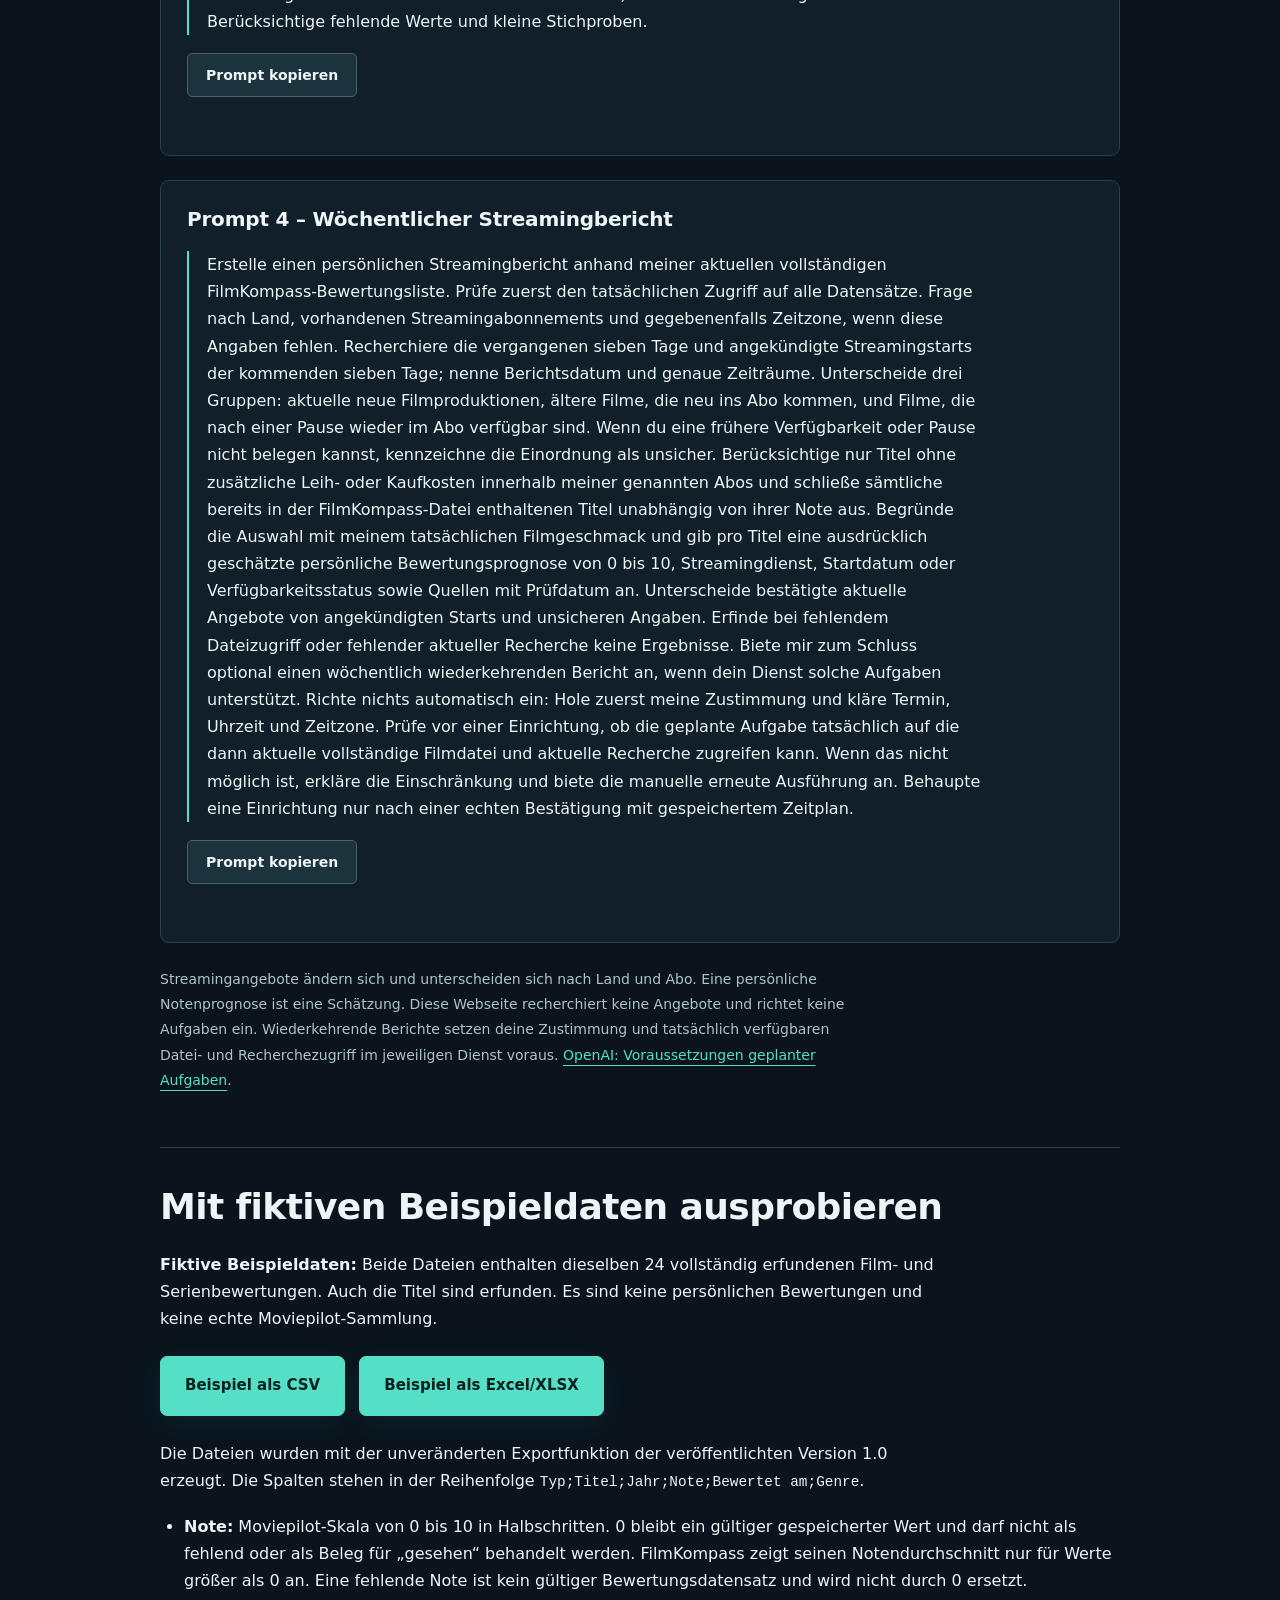
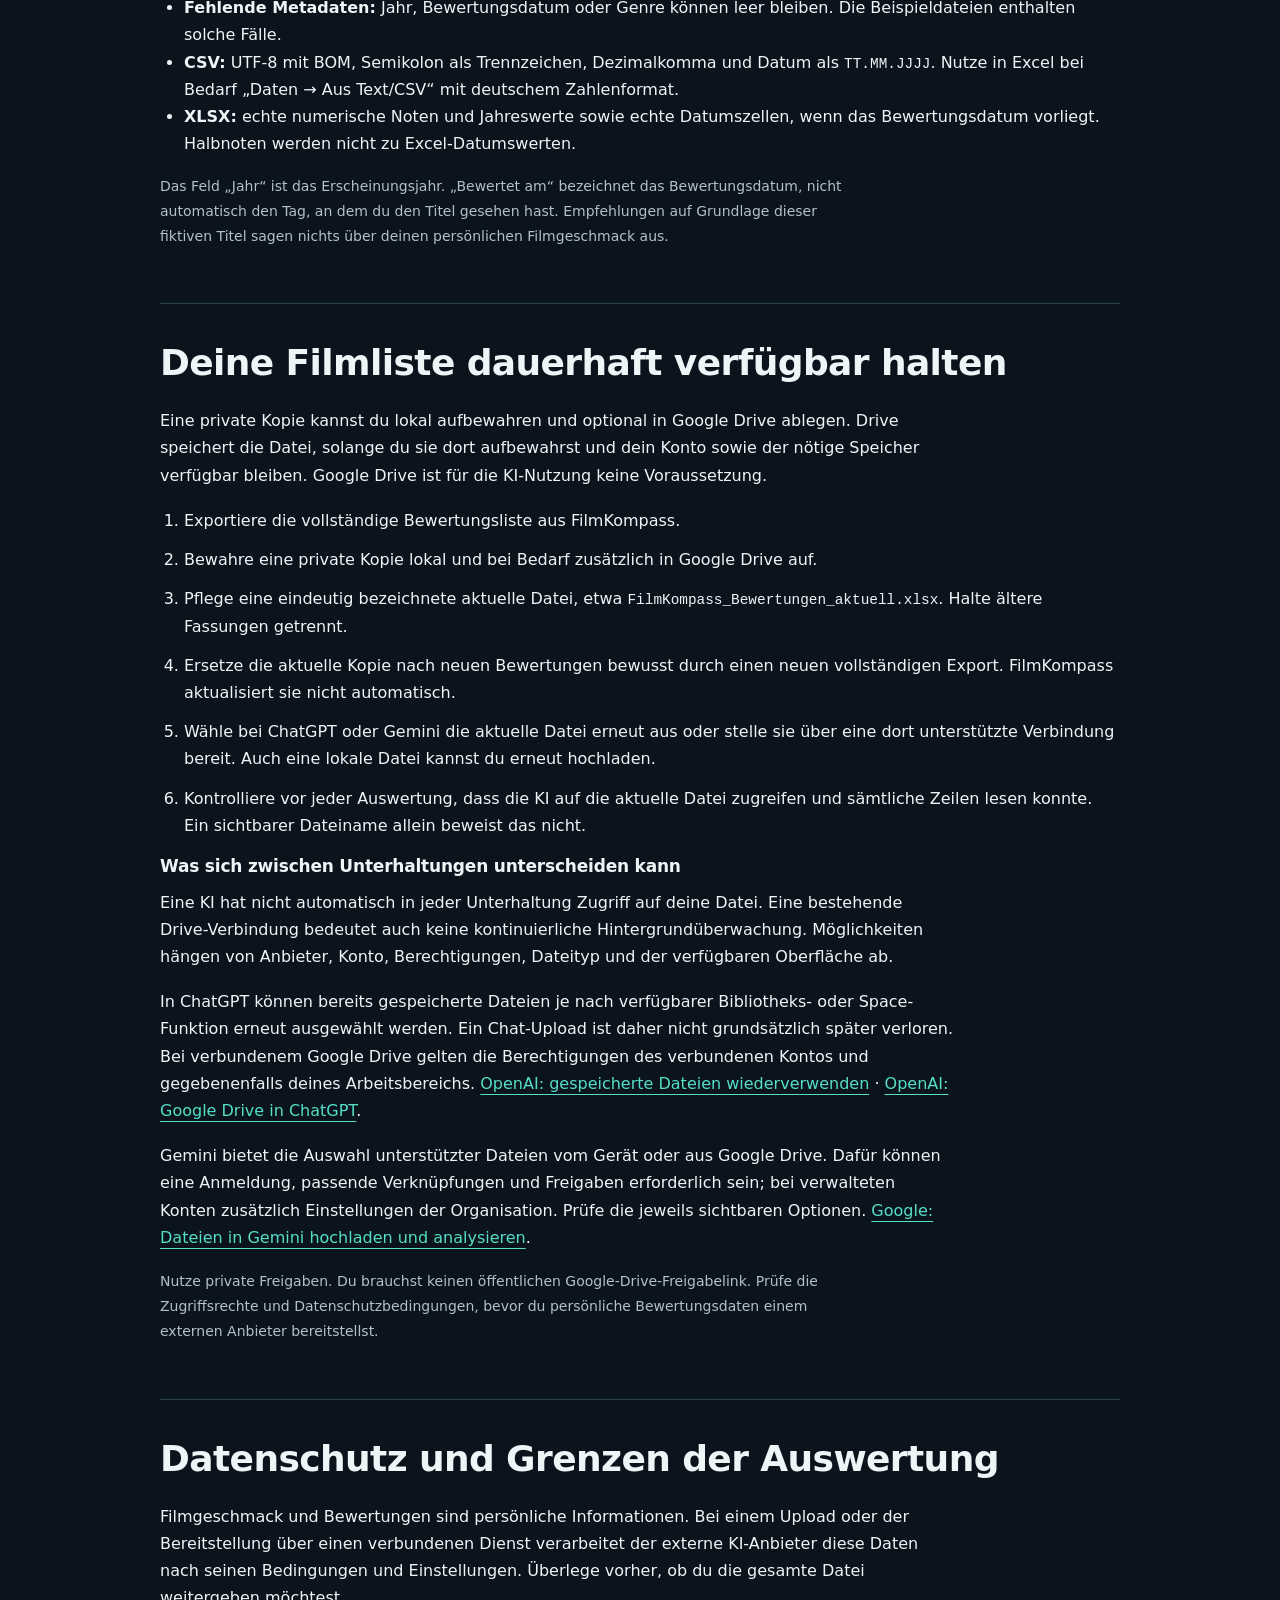
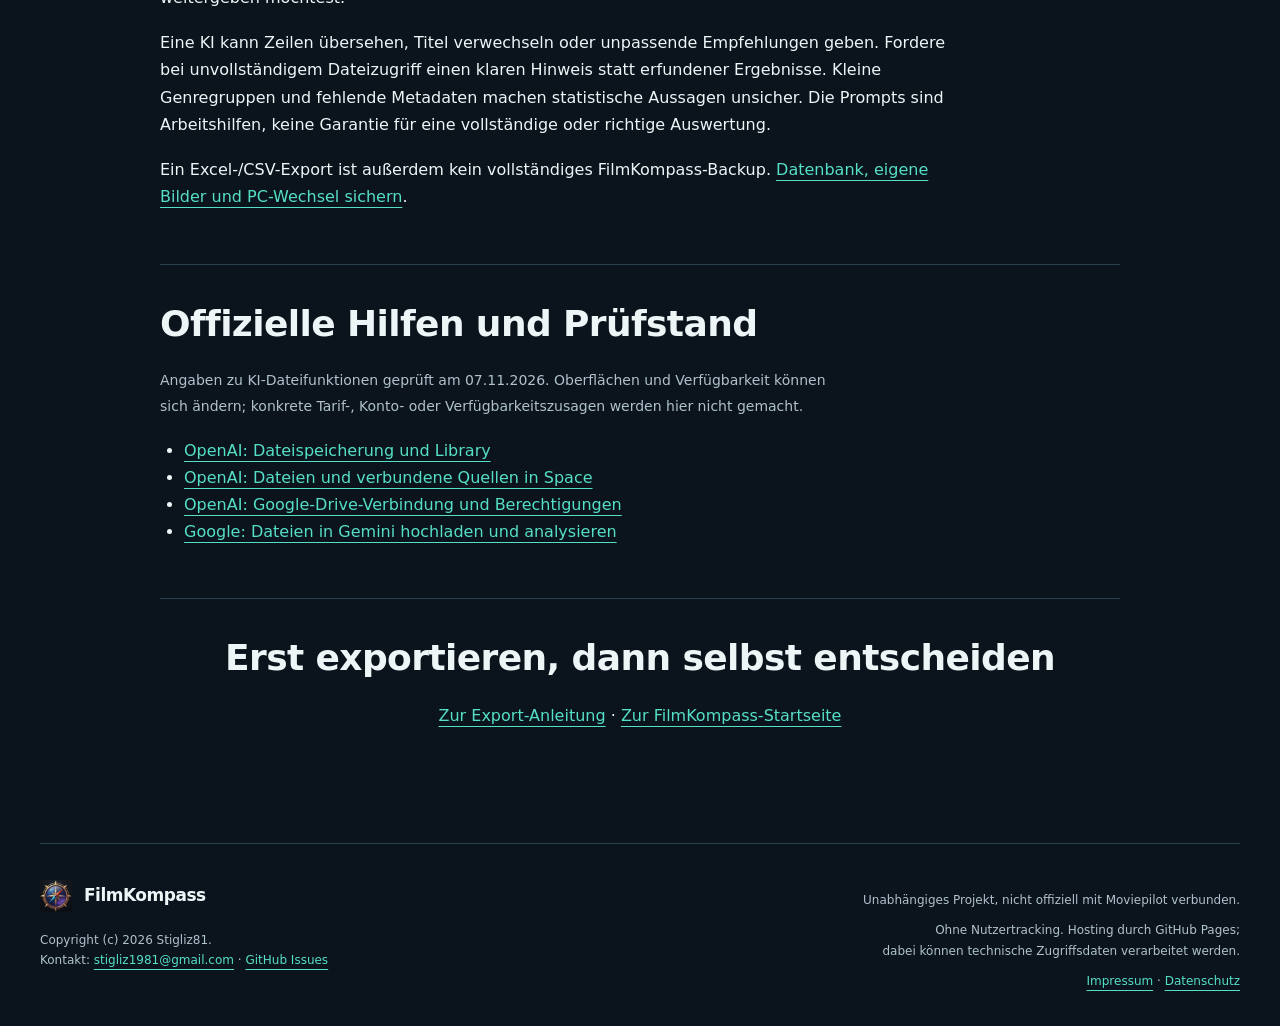
<file: site/ki-filmliste-analysieren.html>
<!doctype html>
<html lang="de">
<head>
  <meta charset="utf-8">
  <meta name="viewport" content="width=device-width, initial-scale=1">
  <title>Filmliste mit KI analysieren: Anleitung und Prompts | FilmKompass</title>
  <meta name="description" content="FilmKompass-Export freiwillig mit KI auswerten: vier kopierbare Prompts für Filmgeschmack, Streamingempfehlungen, Statistiken und Wochenberichte. Mit fiktiven Beispieldateien.">
  <link rel="canonical" href="https://stigliz81.github.io/FilmKompass/ki-filmliste-analysieren.html">
  <meta name="theme-color" content="#0b141d">
  <meta property="og:type" content="article">
  <meta property="og:locale" content="de_DE">
  <meta property="og:title" content="Deine Filmliste mit KI analysieren – FilmKompass">
  <meta property="og:description" content="Vier Prompts für Filmgeschmack und Streaming, fiktive Beispieldateien und eine praktische KI-Anleitung.">
  <meta property="og:url" content="https://stigliz81.github.io/FilmKompass/ki-filmliste-analysieren.html">
  <meta property="og:image" content="https://stigliz81.github.io/FilmKompass/assets/filmkompass-preview.webp">
  <meta property="og:image:alt" content="FilmKompass-Kompasssymbol mit goldener Kompassrose, roter und türkisblauer Nadel">
  <link rel="icon" href="assets/filmkompass.png?v=20261107-ap1506" type="image/png">
  <link rel="stylesheet" href="style.css?v=20261108-ap1608">
  <script src="ai-prompts.js?v=20261107-ap1506" defer></script>
  <script type="application/ld+json">
  {
    "@context": "https://schema.org",
    "@type": "Article",
    "@id": "https://stigliz81.github.io/FilmKompass/ki-filmliste-analysieren.html#anleitung",
    "headline": "Deine Filmliste mit KI analysieren",
    "description": "FilmKompass-Exporte freiwillig auswerten: vier Prompts für Filmgeschmack, Streamingempfehlungen, Statistiken und Wochenberichte.",
    "inLanguage": "de",
    "url": "https://stigliz81.github.io/FilmKompass/ki-filmliste-analysieren.html",
    "mainEntityOfPage": "https://stigliz81.github.io/FilmKompass/ki-filmliste-analysieren.html",
    "about": {"@id": "https://stigliz81.github.io/FilmKompass/#software"}
  }
  </script>
</head>
<body>
<a class="skip" href="#inhalt">Zum Inhalt</a>
<header class="nav wrap guide-nav">
  <a class="brand" href="./"><img src="assets/filmkompass.png?v=20261107-ap1506" width="42" height="42" alt="">FilmKompass <span>1.1</span></a>
  <nav aria-label="Hauptnavigation"><a href="./">Startseite</a><a href="moviepilot-bewertungen-exportieren.html">Export-Anleitung</a><a href="#prompts">Vier Prompts</a><a href="#beispiele">Beispieldateien</a></nav>
</header>
<main id="inhalt" class="wrap guide-page">
<article>
<header class="guide-header">
  <p class="eyebrow">DEINE BEWERTUNGEN ALS AUSGANGSPUNKT</p>
  <h1>Deine Filmliste mit KI analysieren</h1>
  <p class="guide-lead">Was verbindet deine Lieblingsfilme? Welche Serien bewertest du besonders gut? Deine exportierte Bewertungsliste kann einem geeigneten KI-Dienst helfen, solche Muster zu untersuchen und neue Filme vorzuschlagen.</p>
  <p>FilmKompass erstellt die Excel- oder CSV-Datei lokal. Du entscheidest anschließend selbst, ob du sie bei ChatGPT, Gemini oder einem anderen Anbieter bereitstellst. <strong>Eine eingebaute KI-Funktion oder automatische Datenübertragung gibt es nicht.</strong></p>
</header>
<nav class="guide-contents" aria-label="Inhalt der KI-Anleitung"><strong>Direkt zum passenden Abschnitt</strong><ul><li><a href="#ablauf">So gehst du vor</a></li><li><a href="#prompts">Vier Prompts</a></li><li><a href="#beispiele">Fiktive Beispieldaten</a></li><li><a href="#dauerhaft">Liste aktuell halten</a></li><li><a href="#datenschutz">Datenschutz und Grenzen</a></li><li><a href="#quellen">Offizielle Hilfen</a></li></ul></nav>
<section class="guide-section" id="ablauf">
  <h2>Von der Exportdatei zur Auswertung</h2>
  <ol class="guide-steps">
    <li><h3>Vollständige Filmliste exportieren</h3><p>Aktualisiere bei Bedarf deine öffentlich sichtbaren Moviepilot-Bewertungen in FilmKompass. Wähle unter <strong>Filmdatenbank exportieren</strong> die <strong>gesamte Filmdatenbank</strong> und <code>.xlsx</code> oder <code>.csv</code>. Für persönliche Empfehlungen ist eine vollständige Datei sinnvoll, damit schon vorhandene Titel ausgeschlossen werden können.</p><p><a href="moviepilot-bewertungen-exportieren.html#anleitung">Zur bebilderten Export-Anleitung</a></p></li>
    <li><h3>Datei bewusst bereitstellen</h3><p>Wähle die aktuelle Datei über die Dateifunktion deines KI-Dienstes aus. Eine unterstützte Verbindung zu einem privaten Speicher kann eine Alternative sein. Ob dein Anbieter das Format lesen kann, hängt von Dienst, Konto und verfügbaren Funktionen ab. Lasse dir zunächst Dateiname, erkannte Spalten und Anzahl gelesener Zeilen nennen.</p></li>
    <li><h3>Filmgeschmack und Empfehlungen prüfen</h3><p>Nutze einen der vier Prompts unten. Prüfe, ob die Auswertung zu deinen tatsächlichen Noten passt. Für Streamingempfehlungen benötigt die KI dein Land und deine bestehenden Abonnements sowie aktuellen Webzugriff. Empfehlungen sollen alle bereits enthaltenen Titel ausschließen – auch Titel mit Note 0. Ein Titel, der nicht in der Bewertungsliste steht, ist nicht automatisch ein ungesehener Film.</p></li>
    <li><h3>Die Liste später erneut verwenden</h3><p>Bewahre eine private aktuelle Exportdatei auf. Nach neuen Bewertungen exportierst du die vollständige Liste erneut und stellst vor einer weiteren Analyse sicher, dass genau diese Fassung verwendet wird. <a href="#dauerhaft">So hältst du die Datei verfügbar und aktuell</a>.</p></li>
  </ol>
</section>
<section class="guide-section" id="prompts">
  <h2>Vier Prompts zum Kopieren</h2>
  <p>Diese Prompts funktionieren mit den sechs Exportfeldern <strong>Typ, Titel, Jahr, Note, Bewertet am und Genre</strong>. Stelle zuerst die Datei bereit. Ein Prompt allein gibt der KI keinen Zugriff auf deine Bibliothek.</p>
  <article class="prompt-card">
    <h3>Prompt 1 – Filmgeschmack analysieren</h3>
    <p class="prompt-text" id="prompt-1" tabindex="-1">Lies meine bereitgestellte FilmKompass-Datei vollständig ein. Prüfe zuerst, ob du auf die Datei zugreifen kannst. Analysiere anschließend meinen Filmgeschmack, meine Lieblingsgenres, besonders hoch bewertete Filme und Serien sowie interessante Bewertungsmuster. Berücksichtige die tatsächliche Bewertungsskala und die Anzahl vorhandener Bewertungen. Erfinde keine fehlenden Informationen.</p>
    <button class="copy-prompt" type="button" data-copy-target="prompt-1" aria-label="Prompt 1 kopieren" disabled>Prompt kopieren</button><p class="prompt-status" role="status" aria-live="polite"></p>
  </article>
  <article class="prompt-card">
    <h3>Prompt 2 – Persönliche Streamingempfehlungen</h3>
    <p class="prompt-text" id="prompt-2" tabindex="-1">Verwende meine aktuelle vollständige FilmKompass-Bewertungsliste. Prüfe zuerst den tatsächlichen Dateizugriff und die Vollständigkeit. Frage nach meinem Land und meinen bestehenden Streamingabonnements, falls diese Angaben fehlen. Recherchiere die Streamingverfügbarkeit aktuell für genau dieses Land und diese Abos. Empfiehl zehn passende Filme, die ohne zusätzliche Leih- oder Kaufkosten in meinen vorhandenen Abonnements enthalten sind; berücksichtige kostenpflichtige Zusatzkanäle nur, wenn ich sie ausdrücklich als abonniert genannt habe. Schließe alle bereits in meiner Datei enthaltenen Titel aus, unabhängig von der Note, auch bei Note 0. Berücksichtige aktuelle neue Filmproduktionen ebenso wie ältere Filme, die neu oder nach einer Pause wieder ins Abo aufgenommen wurden. Nenne pro Vorschlag Titel, Erscheinungsjahr, Streamingdienst, geprüfte Aboverfügbarkeit mit Quelle und Prüfdatum, eine Begründung anhand meiner tatsächlichen Bewertungen sowie eine persönliche Bewertungsprognose von 0 bis 10. Kennzeichne die Prognose ausdrücklich als unsichere Schätzung und nicht als vorhandene Bewertung. Führe unbestätigte Streamingangebote getrennt als unsicher auf. Wenn sich weniger als zehn passende Abotitel belegen lassen oder kein aktueller Webzugriff möglich ist, sage das offen und erfinde keine Verfügbarkeiten.</p>
    <button class="copy-prompt" type="button" data-copy-target="prompt-2" aria-label="Prompt 2 kopieren" disabled>Prompt kopieren</button><p class="prompt-status" role="status" aria-live="polite"></p>
  </article>
  <article class="prompt-card">
    <h3>Prompt 3 – Statistiken und neue Entdeckungen</h3>
    <p class="prompt-text" id="prompt-3" tabindex="-1">Analysiere meine FilmKompass-Liste nach Genres, Erscheinungsjahren, Filmen und Serien. Zeige die wichtigsten statistischen Auffälligkeiten und untersuche, welche Arten von Filmen ich besonders gut bewerte. Unterscheide Erscheinungsjahr und Bewertungsdatum. Das Bewertungsdatum ist nicht automatisch das Datum, an dem ich den Film gesehen habe. Berücksichtige fehlende Werte und kleine Stichproben.</p>
    <button class="copy-prompt" type="button" data-copy-target="prompt-3" aria-label="Prompt 3 kopieren" disabled>Prompt kopieren</button><p class="prompt-status" role="status" aria-live="polite"></p>
  </article>
  <article class="prompt-card">
    <h3>Prompt 4 – Wöchentlicher Streamingbericht</h3>
    <p class="prompt-text" id="prompt-4" tabindex="-1">Erstelle einen persönlichen Streamingbericht anhand meiner aktuellen vollständigen FilmKompass-Bewertungsliste. Prüfe zuerst den tatsächlichen Zugriff auf alle Datensätze. Frage nach Land, vorhandenen Streamingabonnements und gegebenenfalls Zeitzone, wenn diese Angaben fehlen. Recherchiere die vergangenen sieben Tage und angekündigte Streamingstarts der kommenden sieben Tage; nenne Berichtsdatum und genaue Zeiträume. Unterscheide drei Gruppen: aktuelle neue Filmproduktionen, ältere Filme, die neu ins Abo kommen, und Filme, die nach einer Pause wieder im Abo verfügbar sind. Wenn du eine frühere Verfügbarkeit oder Pause nicht belegen kannst, kennzeichne die Einordnung als unsicher. Berücksichtige nur Titel ohne zusätzliche Leih- oder Kaufkosten innerhalb meiner genannten Abos und schließe sämtliche bereits in der FilmKompass-Datei enthaltenen Titel unabhängig von ihrer Note aus. Begründe die Auswahl mit meinem tatsächlichen Filmgeschmack und gib pro Titel eine ausdrücklich geschätzte persönliche Bewertungsprognose von 0 bis 10, Streamingdienst, Startdatum oder Verfügbarkeitsstatus sowie Quellen mit Prüfdatum an. Unterscheide bestätigte aktuelle Angebote von angekündigten Starts und unsicheren Angaben. Erfinde bei fehlendem Dateizugriff oder fehlender aktueller Recherche keine Ergebnisse. Biete mir zum Schluss optional einen wöchentlich wiederkehrenden Bericht an, wenn dein Dienst solche Aufgaben unterstützt. Richte nichts automatisch ein: Hole zuerst meine Zustimmung und kläre Termin, Uhrzeit und Zeitzone. Prüfe vor einer Einrichtung, ob die geplante Aufgabe tatsächlich auf die dann aktuelle vollständige Filmdatei und aktuelle Recherche zugreifen kann. Wenn das nicht möglich ist, erkläre die Einschränkung und biete die manuelle erneute Ausführung an. Behaupte eine Einrichtung nur nach einer echten Bestätigung mit gespeichertem Zeitplan.</p>
    <button class="copy-prompt" type="button" data-copy-target="prompt-4" aria-label="Prompt 4 kopieren" disabled>Prompt kopieren</button><p class="prompt-status" role="status" aria-live="polite"></p>
  </article>
  <noscript><p>Die Kopierschaltflächen benötigen JavaScript. Du kannst jeden Prompt auch direkt markieren und kopieren.</p></noscript>
  <p class="note">Streamingangebote ändern sich und unterscheiden sich nach Land und Abo. Eine persönliche Notenprognose ist eine Schätzung. Diese Webseite recherchiert keine Angebote und richtet keine Aufgaben ein. Wiederkehrende Berichte setzen deine Zustimmung und tatsächlich verfügbaren Datei- und Recherchezugriff im jeweiligen Dienst voraus. <a href="https://learn.chatgpt.com/docs/automations" rel="noreferrer">OpenAI: Voraussetzungen geplanter Aufgaben</a>.</p>
</section>
<section class="guide-section" id="beispiele">
  <h2>Mit fiktiven Beispieldaten ausprobieren</h2>
  <p><strong>Fiktive Beispieldaten:</strong> Beide Dateien enthalten dieselben 24 vollständig erfundenen Film- und Serienbewertungen. Auch die Titel sind erfunden. Es sind keine persönlichen Bewertungen und keine echte Moviepilot-Sammlung.</p>
  <div class="example-downloads"><a class="button" href="beispiele/FilmKompass_Fiktive_Beispieldaten.csv" download>Beispiel als CSV</a><a class="button" href="beispiele/FilmKompass_Fiktive_Beispieldaten.xlsx" download>Beispiel als Excel/XLSX</a></div>
  <p>Die Dateien wurden mit der unveränderten Exportfunktion der veröffentlichten Version 1.0 erzeugt. Die Spalten stehen in der Reihenfolge <code>Typ;Titel;Jahr;Note;Bewertet am;Genre</code>.</p>
  <ul><li><strong>Note:</strong> Moviepilot-Skala von 0 bis 10 in Halbschritten. 0 bleibt ein gültiger gespeicherter Wert und darf nicht als fehlend oder als Beleg für „gesehen“ behandelt werden. FilmKompass zeigt seinen Notendurchschnitt nur für Werte größer als 0 an. Eine fehlende Note ist kein gültiger Bewertungsdatensatz und wird nicht durch 0 ersetzt.</li><li><strong>Fehlende Metadaten:</strong> Jahr, Bewertungsdatum oder Genre können leer bleiben. Die Beispieldateien enthalten solche Fälle.</li><li><strong>CSV:</strong> UTF-8 mit BOM, Semikolon als Trennzeichen, Dezimalkomma und Datum als <code>TT.MM.JJJJ</code>. Nutze in Excel bei Bedarf „Daten → Aus Text/CSV“ mit deutschem Zahlenformat.</li><li><strong>XLSX:</strong> echte numerische Noten und Jahreswerte sowie echte Datumszellen, wenn das Bewertungsdatum vorliegt. Halbnoten werden nicht zu Excel-Datumswerten.</li></ul>
  <p class="note">Das Feld „Jahr“ ist das Erscheinungsjahr. „Bewertet am“ bezeichnet das Bewertungsdatum, nicht automatisch den Tag, an dem du den Titel gesehen hast. Empfehlungen auf Grundlage dieser fiktiven Titel sagen nichts über deinen persönlichen Filmgeschmack aus.</p>
</section>
<section class="guide-section" id="dauerhaft">
  <h2>Deine Filmliste dauerhaft verfügbar halten</h2>
  <p>Eine private Kopie kannst du lokal aufbewahren und optional in Google Drive ablegen. Drive speichert die Datei, solange du sie dort aufbewahrst und dein Konto sowie der nötige Speicher verfügbar bleiben. Google Drive ist für die KI-Nutzung keine Voraussetzung.</p>
  <ol class="plain-steps"><li>Exportiere die vollständige Bewertungsliste aus FilmKompass.</li><li>Bewahre eine private Kopie lokal und bei Bedarf zusätzlich in Google Drive auf.</li><li>Pflege eine eindeutig bezeichnete aktuelle Datei, etwa <code>FilmKompass_Bewertungen_aktuell.xlsx</code>. Halte ältere Fassungen getrennt.</li><li>Ersetze die aktuelle Kopie nach neuen Bewertungen bewusst durch einen neuen vollständigen Export. FilmKompass aktualisiert sie nicht automatisch.</li><li>Wähle bei ChatGPT oder Gemini die aktuelle Datei erneut aus oder stelle sie über eine dort unterstützte Verbindung bereit. Auch eine lokale Datei kannst du erneut hochladen.</li><li>Kontrolliere vor jeder Auswertung, dass die KI auf die aktuelle Datei zugreifen und sämtliche Zeilen lesen konnte. Ein sichtbarer Dateiname allein beweist das nicht.</li></ol>
  <h3>Was sich zwischen Unterhaltungen unterscheiden kann</h3>
  <p>Eine KI hat nicht automatisch in jeder Unterhaltung Zugriff auf deine Datei. Eine bestehende Drive-Verbindung bedeutet auch keine kontinuierliche Hintergrundüberwachung. Möglichkeiten hängen von Anbieter, Konto, Berechtigungen, Dateityp und der verfügbaren Oberfläche ab.</p>
  <p>In ChatGPT können bereits gespeicherte Dateien je nach verfügbarer Bibliotheks- oder Space-Funktion erneut ausgewählt werden. Ein Chat-Upload ist daher nicht grundsätzlich später verloren. Bei verbundenem Google Drive gelten die Berechtigungen des verbundenen Kontos und gegebenenfalls deines Arbeitsbereichs. <a href="https://help.openai.com/en/articles/20001052-using-library-to-manage-files-in-chatgpt" rel="noreferrer">OpenAI: gespeicherte Dateien wiederverwenden</a> · <a href="https://help.openai.com/en/articles/10929079-google-drive-app-and-setup-in-chatgpt" rel="noreferrer">OpenAI: Google Drive in ChatGPT</a>.</p>
  <p>Gemini bietet die Auswahl unterstützter Dateien vom Gerät oder aus Google Drive. Dafür können eine Anmeldung, passende Verknüpfungen und Freigaben erforderlich sein; bei verwalteten Konten zusätzlich Einstellungen der Organisation. Prüfe die jeweils sichtbaren Optionen. <a href="https://support.google.com/gemini/answer/14903178?hl=de" rel="noreferrer">Google: Dateien in Gemini hochladen und analysieren</a>.</p>
  <p class="note">Nutze private Freigaben. Du brauchst keinen öffentlichen Google-Drive-Freigabelink. Prüfe die Zugriffsrechte und Datenschutzbedingungen, bevor du persönliche Bewertungsdaten einem externen Anbieter bereitstellst.</p>
</section>
<section class="guide-section" id="datenschutz">
  <h2>Datenschutz und Grenzen der Auswertung</h2>
  <p>Filmgeschmack und Bewertungen sind persönliche Informationen. Bei einem Upload oder der Bereitstellung über einen verbundenen Dienst verarbeitet der externe KI-Anbieter diese Daten nach seinen Bedingungen und Einstellungen. Überlege vorher, ob du die gesamte Datei weitergeben möchtest.</p>
  <p>Eine KI kann Zeilen übersehen, Titel verwechseln oder unpassende Empfehlungen geben. Fordere bei unvollständigem Dateizugriff einen klaren Hinweis statt erfundener Ergebnisse. Kleine Genregruppen und fehlende Metadaten machen statistische Aussagen unsicher. Die Prompts sind Arbeitshilfen, keine Garantie für eine vollständige oder richtige Auswertung.</p>
  <p>Ein Excel-/CSV-Export ist außerdem kein vollständiges FilmKompass-Backup. <a href="moviepilot-bewertungen-exportieren.html#lokale-daten">Datenbank, eigene Bilder und PC-Wechsel sichern</a>.</p>
</section>
<section class="guide-section" id="quellen">
  <h2>Offizielle Hilfen und Prüfstand</h2>
  <p class="note">Angaben zu KI-Dateifunktionen geprüft am 07.11.2026. Oberflächen und Verfügbarkeit können sich ändern; konkrete Tarif-, Konto- oder Verfügbarkeitszusagen werden hier nicht gemacht.</p>
  <ul><li><a href="https://help.openai.com/en/articles/20001052-using-library-to-manage-files-in-chatgpt" rel="noreferrer">OpenAI: Dateispeicherung und Library</a></li><li><a href="https://learn.chatgpt.com/docs/space" rel="noreferrer">OpenAI: Dateien und verbundene Quellen in Space</a></li><li><a href="https://help.openai.com/en/articles/10929079-google-drive-app-and-setup-in-chatgpt" rel="noreferrer">OpenAI: Google-Drive-Verbindung und Berechtigungen</a></li><li><a href="https://support.google.com/gemini/answer/14903178?hl=de" rel="noreferrer">Google: Dateien in Gemini hochladen und analysieren</a></li></ul>
</section>
<section class="guide-section guide-cta"><h2>Erst exportieren, dann selbst entscheiden</h2><p><a href="moviepilot-bewertungen-exportieren.html">Zur Export-Anleitung</a> · <a href="./">Zur FilmKompass-Startseite</a></p></section>
</article>
</main>
<footer class="wrap"><div><a class="brand" href="./"><img src="assets/filmkompass.png?v=20261107-ap1506" width="32" height="32" alt="">FilmKompass</a><p>Copyright (c) 2026 Stigliz81.<br>Kontakt: <a href="mailto:stigliz1981@gmail.com">stigliz1981@gmail.com</a> · <a href="https://github.com/Stigliz81/FilmKompass/issues">GitHub Issues</a></p></div><div><p>Unabhängiges Projekt, nicht offiziell mit Moviepilot verbunden.</p><p>Ohne Nutzertracking. Hosting durch GitHub Pages;<br>dabei können technische Zugriffsdaten verarbeitet werden.</p><a href="impressum.html">Impressum</a> · <a href="datenschutz.html">Datenschutz</a></div></footer>
</body>
</html>
</file>
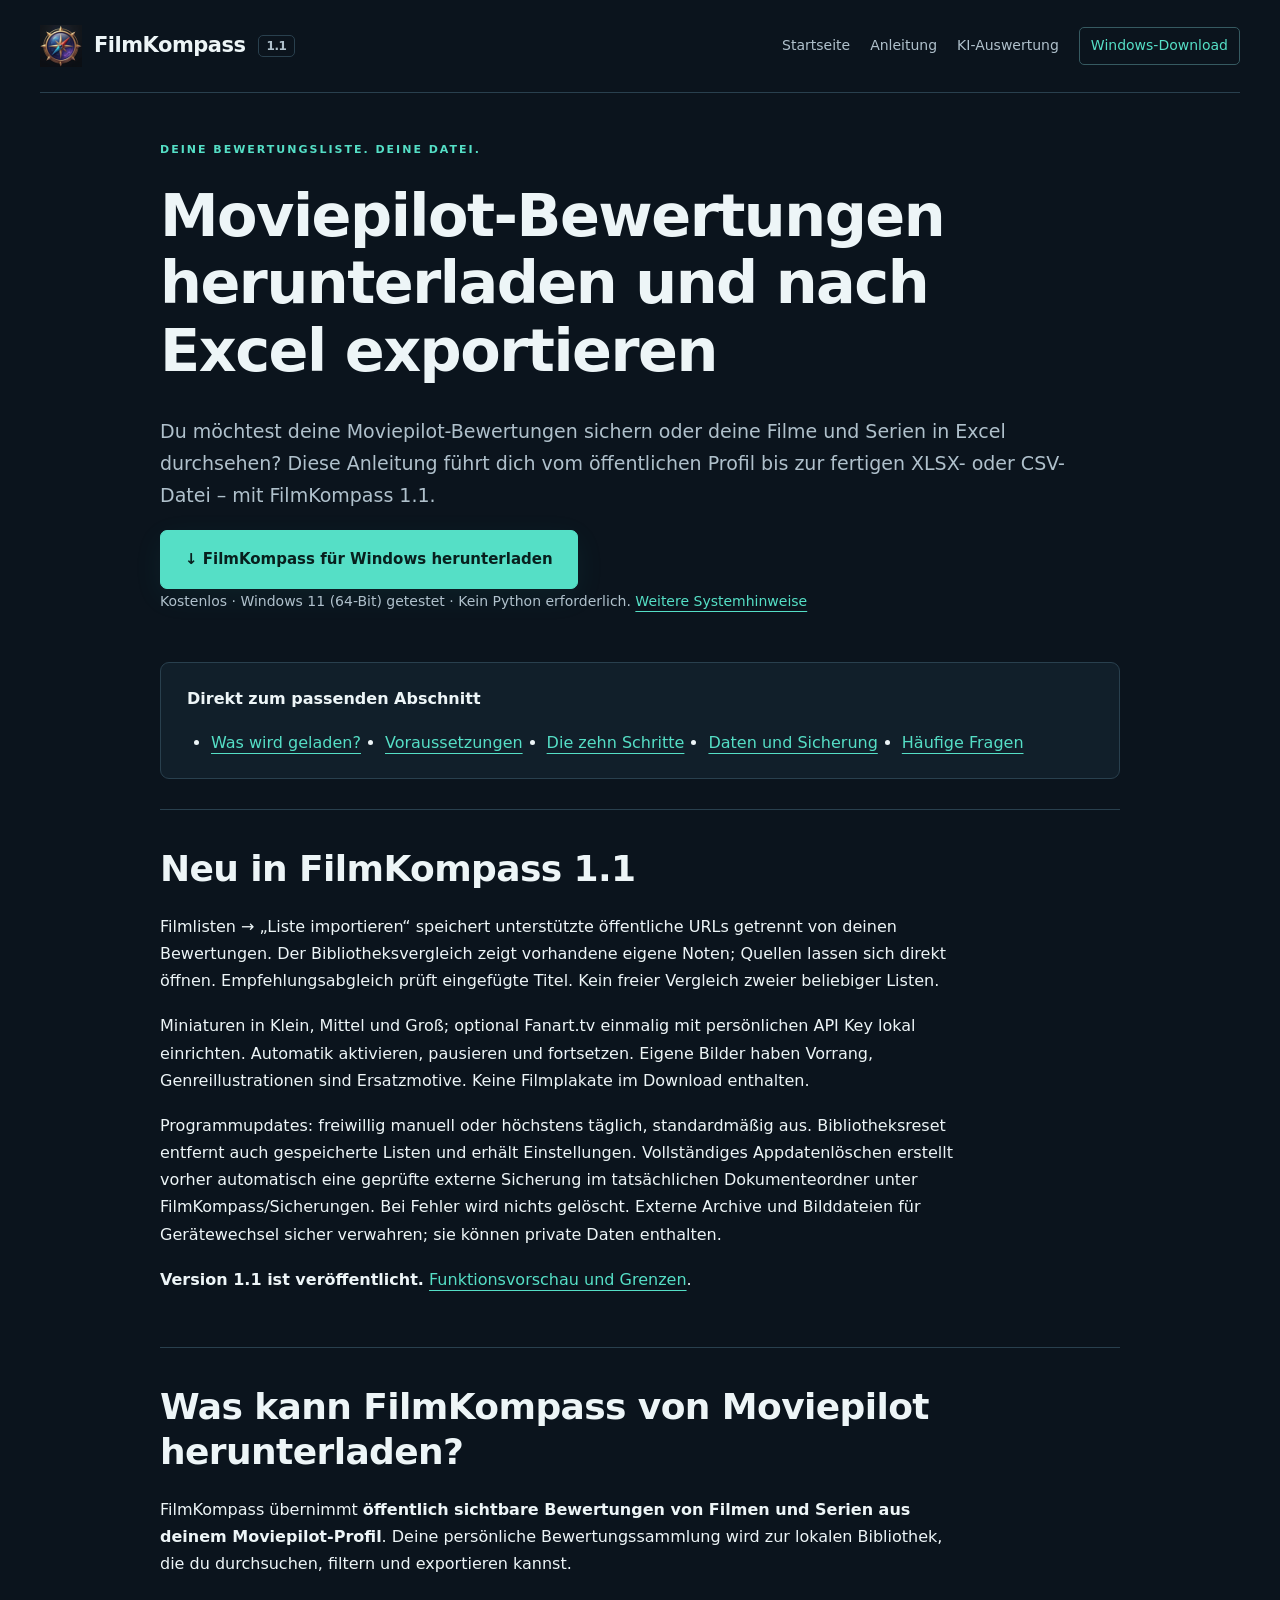
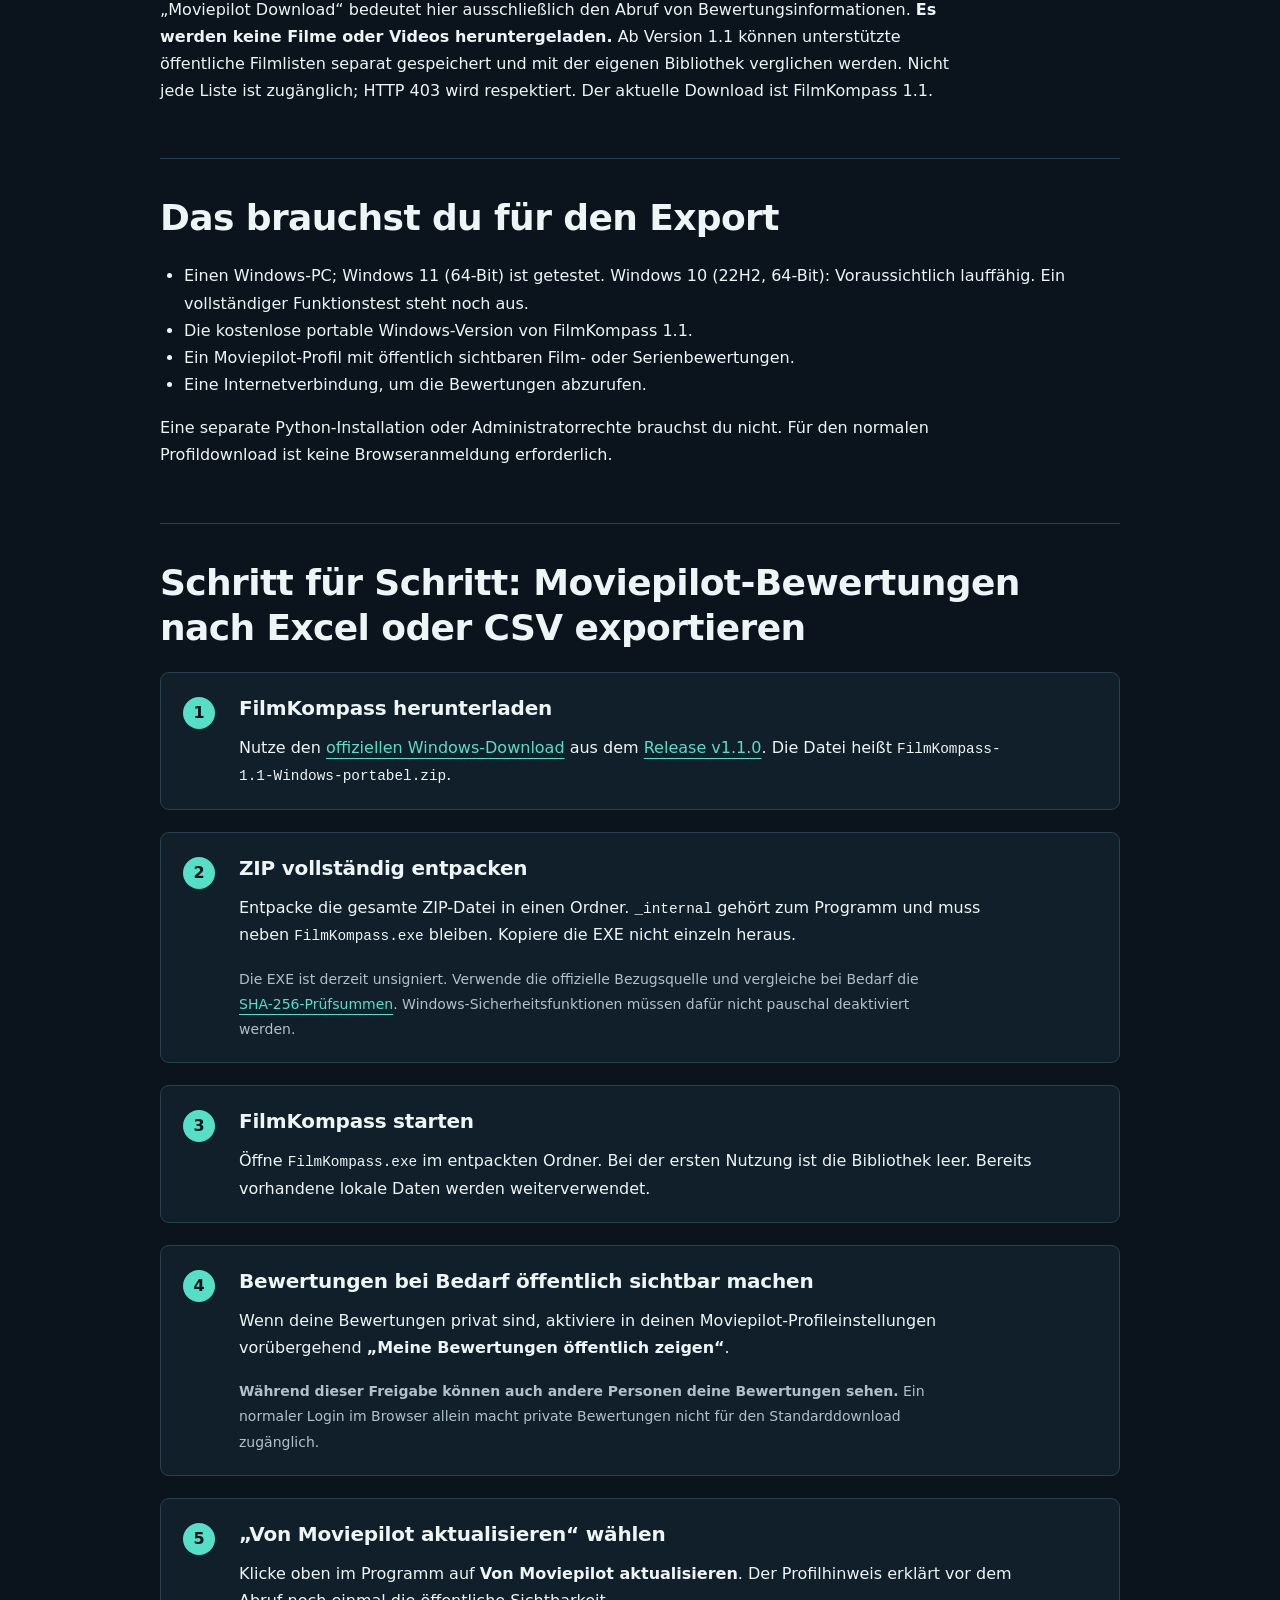
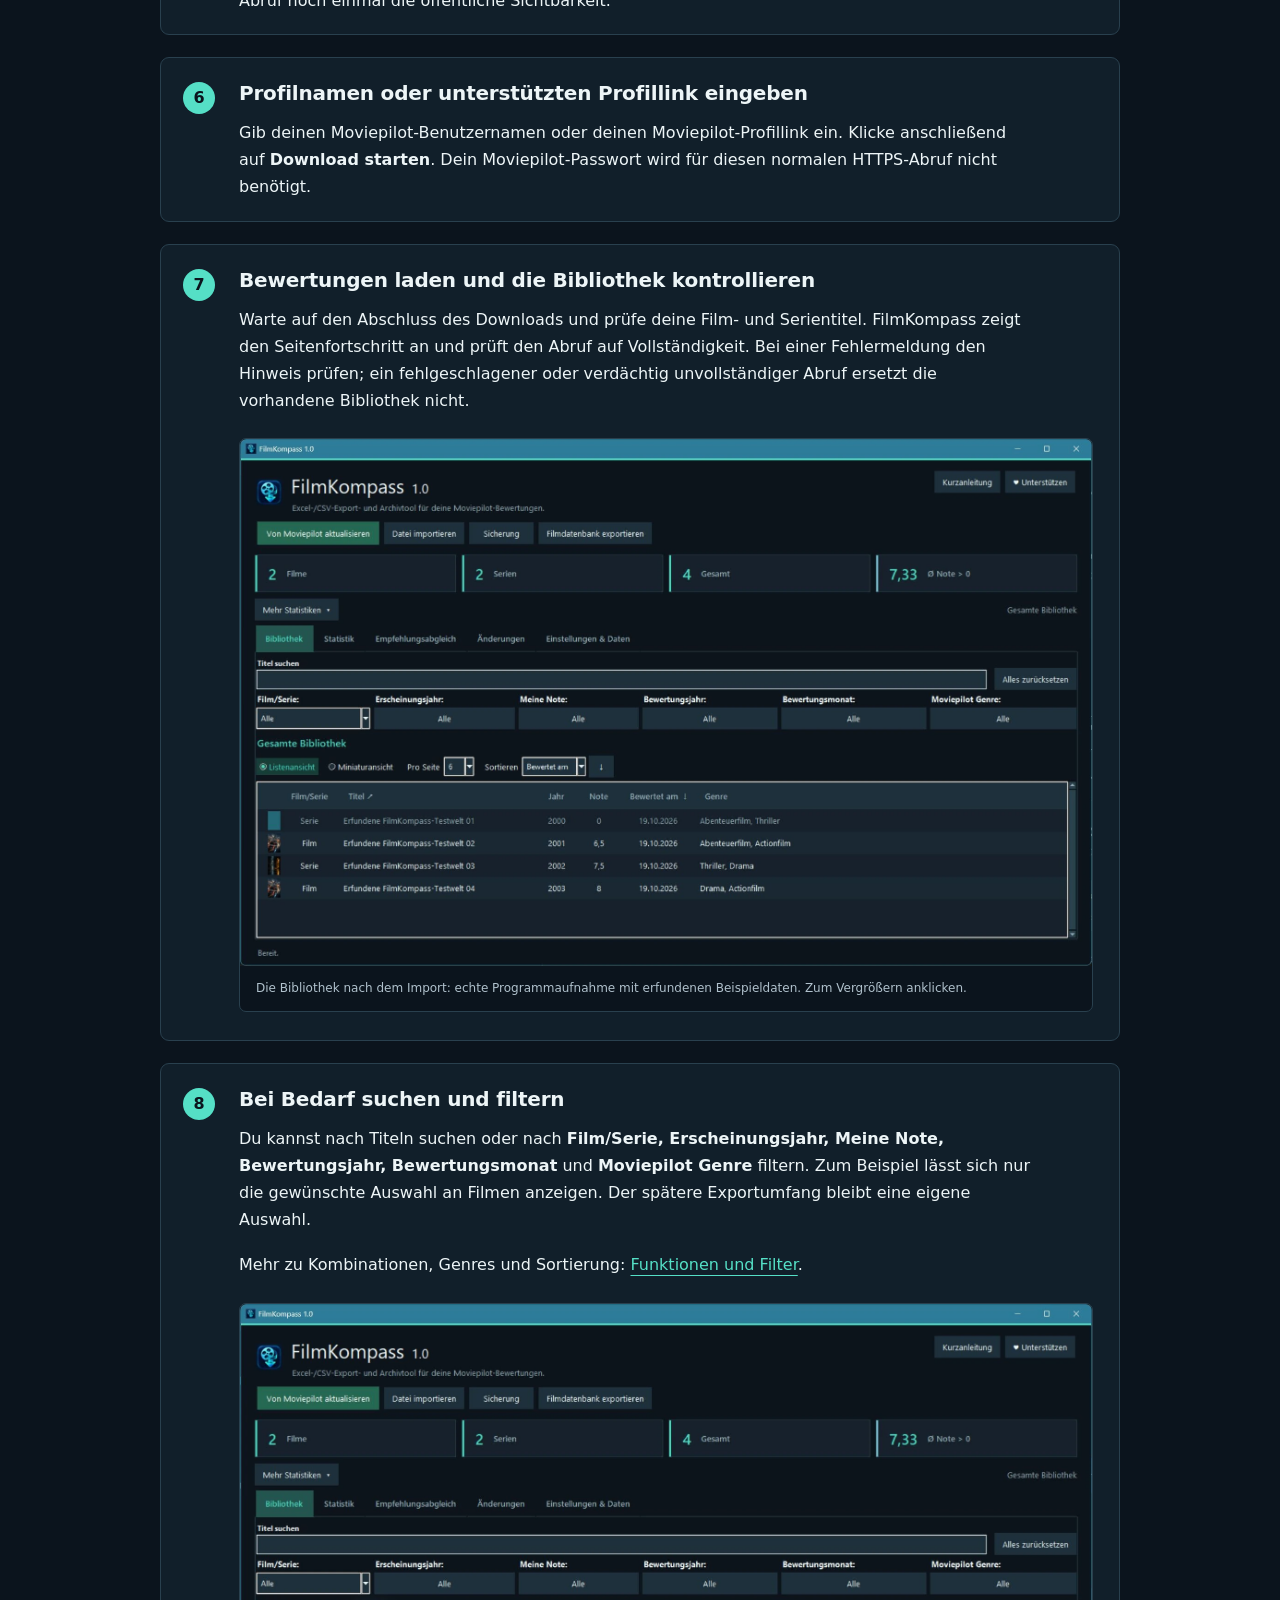
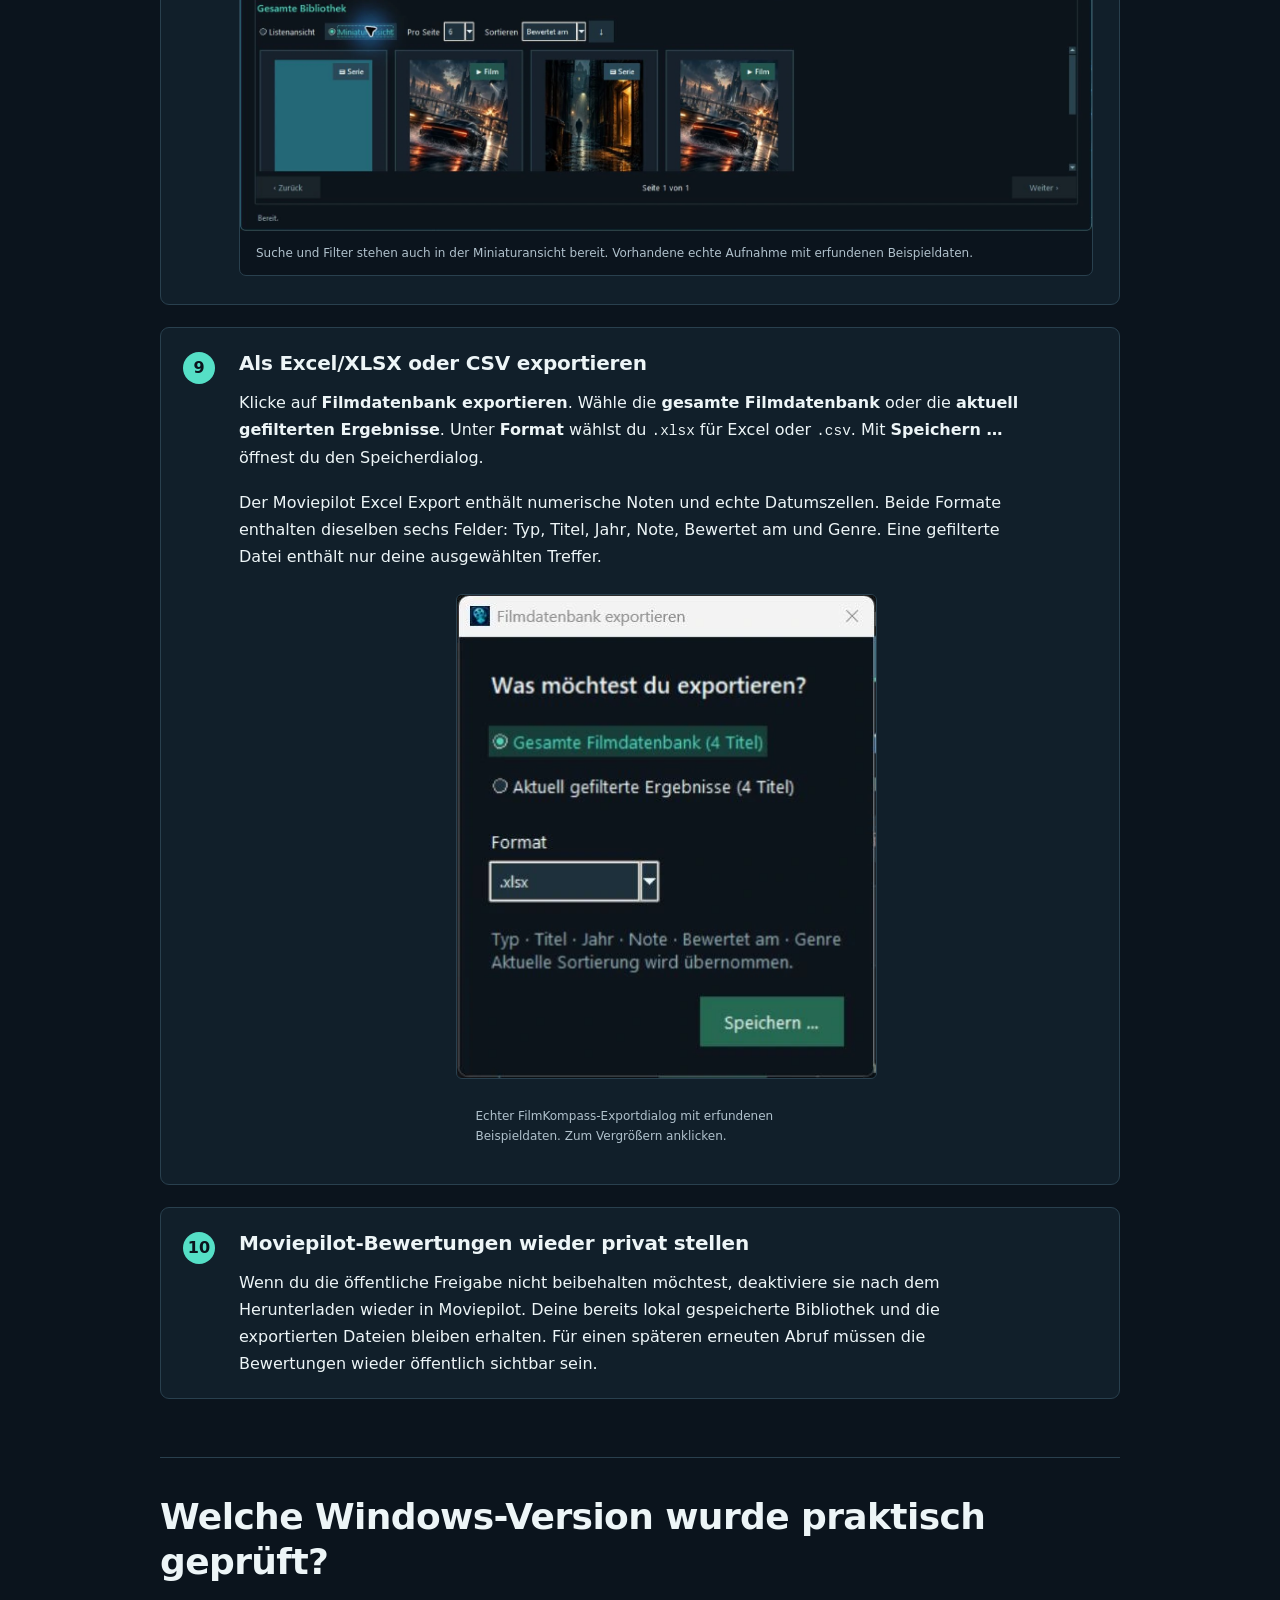
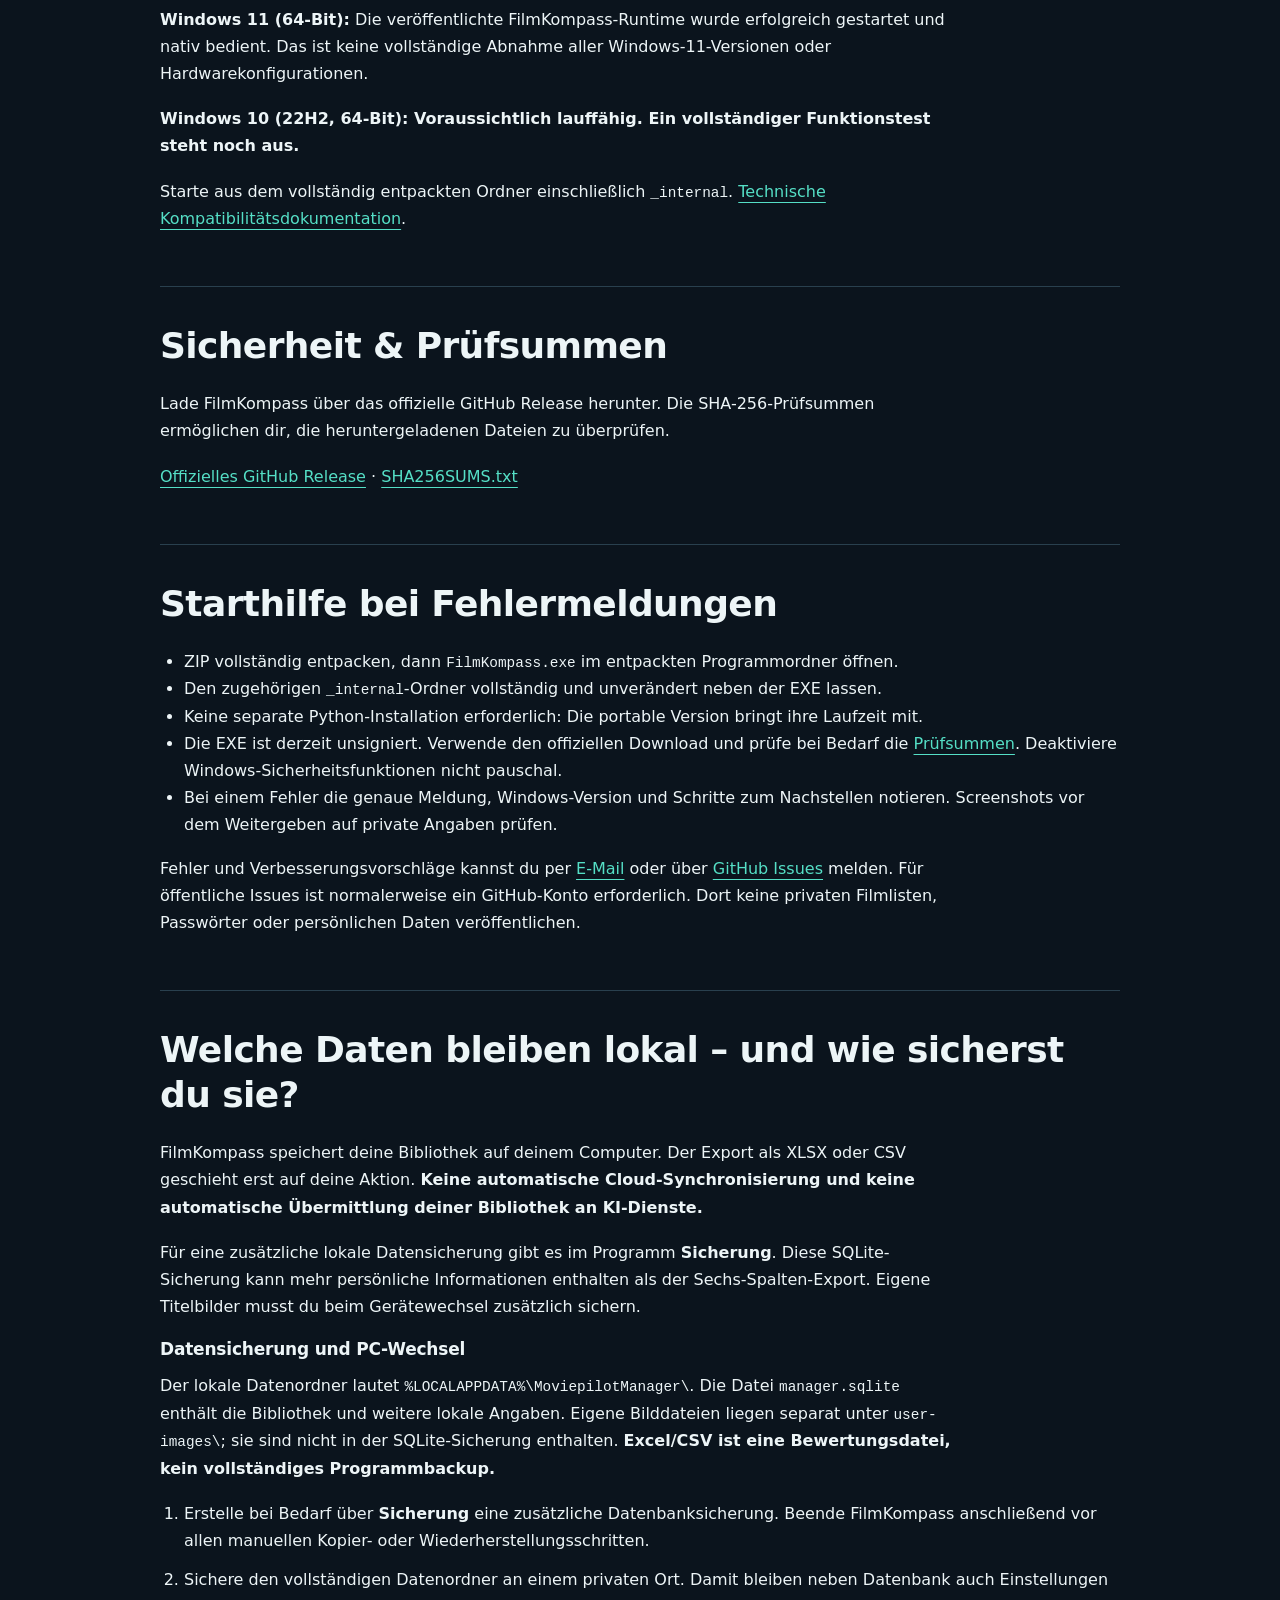
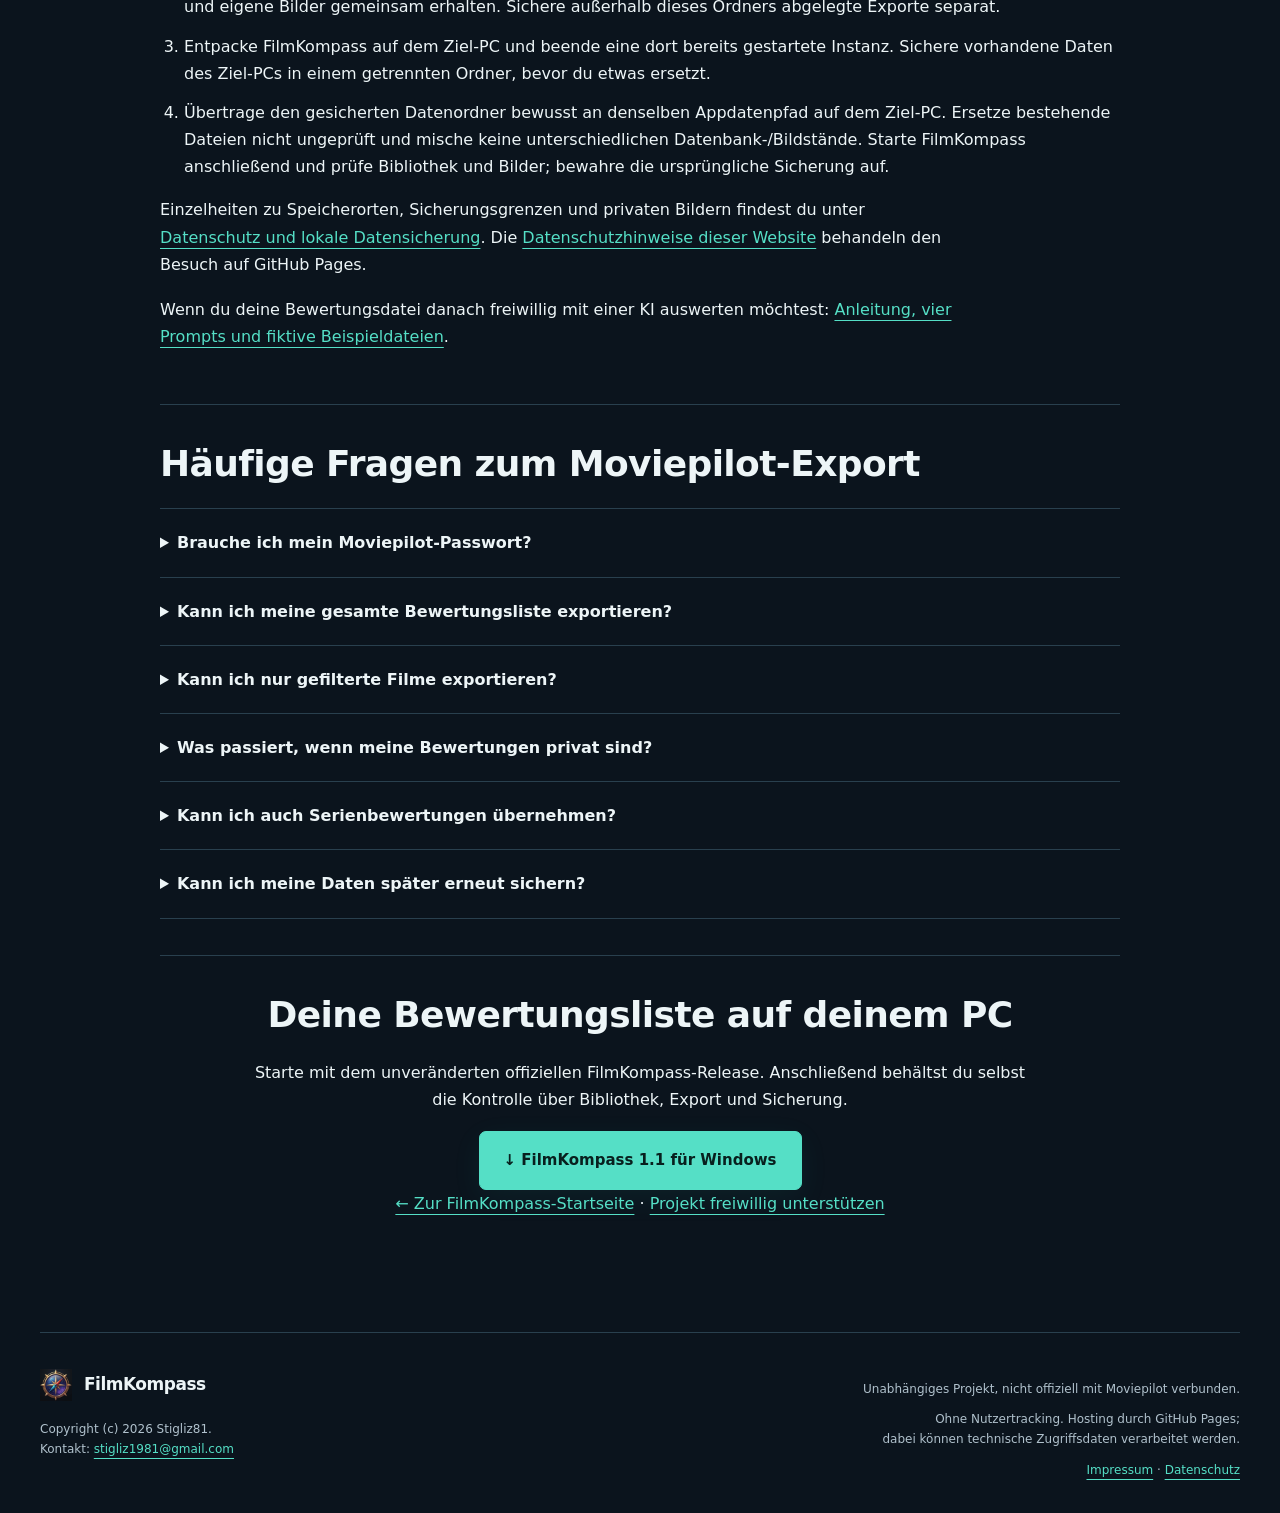
<file: site/moviepilot-bewertungen-exportieren.html>
<!doctype html>
<html lang="de">
<head>
  <meta charset="utf-8">
  <meta name="viewport" content="width=device-width, initial-scale=1">
  <title>Moviepilot-Bewertungen nach Excel exportieren: Anleitung | FilmKompass</title>
  <meta name="description" content="Schritt für Schritt deine Moviepilot-Bewertungsliste herunterladen und mit FilmKompass als Excel oder CSV exportieren. Mit Profilhinweis und Tipps zur Sicherung.">
  <link rel="canonical" href="https://stigliz81.github.io/FilmKompass/moviepilot-bewertungen-exportieren.html">
  <meta name="theme-color" content="#0b141d">
  <meta property="og:type" content="article">
  <meta property="og:locale" content="de_DE">
  <meta property="og:title" content="Moviepilot-Bewertungen herunterladen und nach Excel exportieren – Anleitung">
  <meta property="og:description" content="Schritt für Schritt deine Moviepilot-Bewertungsliste herunterladen und mit FilmKompass als Excel oder CSV exportieren. Mit Profilhinweis und Tipps zur Sicherung.">
  <meta property="og:url" content="https://stigliz81.github.io/FilmKompass/moviepilot-bewertungen-exportieren.html">
  <meta property="og:image" content="https://stigliz81.github.io/FilmKompass/assets/filmkompass-preview.webp">
  <meta property="og:image:alt" content="FilmKompass-Kompasssymbol mit goldener Kompassrose, roter und türkisblauer Nadel">
  <link rel="icon" href="assets/filmkompass.png?v=20261107-ap1506" type="image/png">
  <link rel="stylesheet" href="style.css?v=20261108-ap1608">
  <script src="gallery.js?v=20261021-ap14" defer></script>
  <script type="application/ld+json">
{
  "@context": "https://schema.org",
  "@type": "Article",
  "@id": "https://stigliz81.github.io/FilmKompass/moviepilot-bewertungen-exportieren.html#anleitung",
  "headline": "Moviepilot-Bewertungen herunterladen und nach Excel exportieren – Anleitung",
  "description": "Schritt für Schritt deine Moviepilot-Bewertungsliste herunterladen und mit FilmKompass als Excel oder CSV exportieren. Mit Profilhinweis und Tipps zur Sicherung.",
  "inLanguage": "de",
  "url": "https://stigliz81.github.io/FilmKompass/moviepilot-bewertungen-exportieren.html",
  "mainEntityOfPage": "https://stigliz81.github.io/FilmKompass/moviepilot-bewertungen-exportieren.html",
  "image": "https://stigliz81.github.io/FilmKompass/assets/filmkompass-preview.webp",
  "about": {
    "@id": "https://stigliz81.github.io/FilmKompass/#software"
  }
}
  </script>
</head>
<body>
<a class="skip" href="#inhalt">Zum Inhalt</a>
<header class="nav wrap guide-nav">
  <a class="brand" href="./"><img src="assets/filmkompass.png?v=20261107-ap1506" width="42" height="42" alt="">FilmKompass <span>1.1</span></a>
  <nav aria-label="Hauptnavigation"><a href="./">Startseite</a><a href="#anleitung">Anleitung</a><a href="ki-filmliste-analysieren.html">KI-Auswertung</a><a class="guide-download" href="https://github.com/Stigliz81/FilmKompass/releases/download/v1.1.2/FilmKompass-1.1-Windows-portabel.zip">Windows-Download</a></nav>
</header>
<main id="inhalt" class="wrap guide-page">
<article>
<header class="guide-header">
  <p class="eyebrow">DEINE BEWERTUNGSLISTE. DEINE DATEI.</p>
  <h1>Moviepilot-Bewertungen herunterladen und nach Excel exportieren</h1>
  <p class="guide-lead">Du möchtest deine Moviepilot-Bewertungen sichern oder deine Filme und Serien in Excel durchsehen? Diese Anleitung führt dich vom öffentlichen Profil bis zur fertigen XLSX- oder CSV-Datei – mit FilmKompass 1.1.</p>
  <a class="button" href="https://github.com/Stigliz81/FilmKompass/releases/download/v1.1.2/FilmKompass-1.1-Windows-portabel.zip">↓ FilmKompass für Windows herunterladen</a>
  <p class="note">Kostenlos · Windows 11 (64-Bit) getestet · Kein Python erforderlich. <a href="https://github.com/Stigliz81/FilmKompass/blob/main/docs/WINDOWS_KOMPATIBILITAET.md">Weitere Systemhinweise</a></p>
</header>
<nav class="guide-contents" aria-label="Inhalt der Anleitung"><strong>Direkt zum passenden Abschnitt</strong><ul><li><a href="#umfang">Was wird geladen?</a></li><li><a href="#voraussetzungen">Voraussetzungen</a></li><li><a href="#anleitung">Die zehn Schritte</a></li><li><a href="#lokale-daten">Daten und Sicherung</a></li><li><a href="#fragen">Häufige Fragen</a></li></ul></nav>
<section class="guide-section" id="neu-1-1"><h2>Neu in FilmKompass 1.1</h2><p>Filmlisten → „Liste importieren“ speichert unterstützte öffentliche URLs getrennt von deinen Bewertungen. Der Bibliotheksvergleich zeigt vorhandene eigene Noten; Quellen lassen sich direkt öffnen. Empfehlungsabgleich prüft eingefügte Titel. Kein freier Vergleich zweier beliebiger Listen.</p><p>Miniaturen in Klein, Mittel und Groß; optional Fanart.tv einmalig mit persönlichen API Key lokal einrichten. Automatik aktivieren, pausieren und fortsetzen. Eigene Bilder haben Vorrang, Genreillustrationen sind Ersatzmotive. Keine Filmplakate im Download enthalten.</p><p>Programmupdates: freiwillig manuell oder höchstens täglich, standardmäßig aus. Bibliotheksreset entfernt auch gespeicherte Listen und erhält Einstellungen. Vollständiges Appdatenlöschen erstellt vorher automatisch eine geprüfte externe Sicherung im tatsächlichen Dokumenteordner unter FilmKompass/Sicherungen. Bei Fehler wird nichts gelöscht. Externe Archive und Bilddateien für Gerätewechsel sicher verwahren; sie können private Daten enthalten.</p><p><strong>Version 1.1 ist veröffentlicht.</strong> <a href="./#funktionen">Funktionsvorschau und Grenzen</a>.</p></section><section class="guide-section" id="umfang">
  <h2>Was kann FilmKompass von Moviepilot herunterladen?</h2>
  <p>FilmKompass übernimmt <strong>öffentlich sichtbare Bewertungen von Filmen und Serien aus deinem Moviepilot-Profil</strong>. Deine persönliche Bewertungssammlung wird zur lokalen Bibliothek, die du durchsuchen, filtern und exportieren kannst.</p>
  <p>„Moviepilot Download“ bedeutet hier ausschließlich den Abruf von Bewertungsinformationen. <strong>Es werden keine Filme oder Videos heruntergeladen.</strong> Ab Version 1.1 können unterstützte öffentliche Filmlisten separat gespeichert und mit der eigenen Bibliothek verglichen werden. Nicht jede Liste ist zugänglich; HTTP 403 wird respektiert. Der aktuelle Download ist FilmKompass 1.1.</p>
</section>
<section class="guide-section" id="voraussetzungen">
  <h2>Das brauchst du für den Export</h2>
  <ul><li>Einen Windows-PC; Windows 11 (64-Bit) ist getestet. Windows 10 (22H2, 64-Bit): Voraussichtlich lauffähig. Ein vollständiger Funktionstest steht noch aus.</li><li>Die kostenlose portable Windows-Version von FilmKompass 1.1.</li><li>Ein Moviepilot-Profil mit öffentlich sichtbaren Film- oder Serienbewertungen.</li><li>Eine Internetverbindung, um die Bewertungen abzurufen.</li></ul>
  <p>Eine separate Python-Installation oder Administratorrechte brauchst du nicht. Für den normalen Profildownload ist keine Browseranmeldung erforderlich.</p>
</section>
<section class="guide-section" id="anleitung">
  <h2>Schritt für Schritt: Moviepilot-Bewertungen nach Excel oder CSV exportieren</h2>
  <ol class="guide-steps">
    <li><h3>FilmKompass herunterladen</h3><p>Nutze den <a href="https://github.com/Stigliz81/FilmKompass/releases/download/v1.1.2/FilmKompass-1.1-Windows-portabel.zip">offiziellen Windows-Download</a> aus dem <a href="https://github.com/Stigliz81/FilmKompass/releases/tag/v1.1.2">Release v1.1.0</a>. Die Datei heißt <code>FilmKompass-1.1-Windows-portabel.zip</code>.</p></li>
    <li><h3>ZIP vollständig entpacken</h3><p>Entpacke die gesamte ZIP-Datei in einen Ordner. <code>_internal</code> gehört zum Programm und muss neben <code>FilmKompass.exe</code> bleiben. Kopiere die EXE nicht einzeln heraus.</p><p class="note">Die EXE ist derzeit unsigniert. Verwende die offizielle Bezugsquelle und vergleiche bei Bedarf die <a href="https://github.com/Stigliz81/FilmKompass/releases/download/v1.1.2/SHA256SUMS.txt">SHA-256-Prüfsummen</a>. Windows-Sicherheitsfunktionen müssen dafür nicht pauschal deaktiviert werden.</p></li>
    <li><h3>FilmKompass starten</h3><p>Öffne <code>FilmKompass.exe</code> im entpackten Ordner. Bei der ersten Nutzung ist die Bibliothek leer. Bereits vorhandene lokale Daten werden weiterverwendet.</p></li>
    <li><h3>Bewertungen bei Bedarf öffentlich sichtbar machen</h3><p>Wenn deine Bewertungen privat sind, aktiviere in deinen Moviepilot-Profileinstellungen vorübergehend <strong>„Meine Bewertungen öffentlich zeigen“</strong>.</p><p class="note"><strong>Während dieser Freigabe können auch andere Personen deine Bewertungen sehen.</strong> Ein normaler Login im Browser allein macht private Bewertungen nicht für den Standarddownload zugänglich.</p></li>
    <li><h3>„Von Moviepilot aktualisieren“ wählen</h3><p>Klicke oben im Programm auf <strong>Von Moviepilot aktualisieren</strong>. Der Profilhinweis erklärt vor dem Abruf noch einmal die öffentliche Sichtbarkeit.</p></li>
    <li><h3>Profilnamen oder unterstützten Profillink eingeben</h3><p>Gib deinen Moviepilot-Benutzernamen oder deinen Moviepilot-Profillink ein. Klicke anschließend auf <strong>Download starten</strong>. Dein Moviepilot-Passwort wird für diesen normalen HTTPS-Abruf nicht benötigt.</p></li>
    <li><h3>Bewertungen laden und die Bibliothek kontrollieren</h3><p>Warte auf den Abschluss des Downloads und prüfe deine Film- und Serientitel. FilmKompass zeigt den Seitenfortschritt an und prüft den Abruf auf Vollständigkeit. Bei einer Fehlermeldung den Hinweis prüfen; ein fehlgeschlagener oder verdächtig unvollständiger Abruf ersetzt die vorhandene Bibliothek nicht.</p><figure class="guide-shot"><a class="zoom" href="assets/library.webp"><img src="assets/library.webp" width="1845" height="1141" loading="lazy" alt="Echte FilmKompass-Bibliothek mit vier erfundenen Beispieltiteln, Noten und Bewertungsdaten"></a><figcaption>Die Bibliothek nach dem Import: echte Programmaufnahme mit erfundenen Beispieldaten. Zum Vergrößern anklicken.</figcaption></figure></li>
    <li><h3>Bei Bedarf suchen und filtern</h3><p>Du kannst nach Titeln suchen oder nach <strong>Film/Serie, Erscheinungsjahr, Meine Note, Bewertungsjahr, Bewertungsmonat</strong> und <strong>Moviepilot Genre</strong> filtern. Zum Beispiel lässt sich nur die gewünschte Auswahl an Filmen anzeigen. Der spätere Exportumfang bleibt eine eigene Auswahl.</p><p>Mehr zu Kombinationen, Genres und Sortierung: <a href="https://github.com/Stigliz81/FilmKompass/blob/main/docs/FUNKTIONEN.md">Funktionen und Filter</a>.</p><figure class="guide-shot"><a class="zoom" href="assets/thumbnails.webp"><img src="assets/thumbnails.webp" width="1845" height="1141" loading="lazy" alt="Echte FilmKompass-Miniaturansicht mit Suchfeld, Filtern und vier erfundenen Titeln"></a><figcaption>Suche und Filter stehen auch in der Miniaturansicht bereit. Vorhandene echte Aufnahme mit erfundenen Beispieldaten.</figcaption></figure></li>
    <li><h3>Als Excel/XLSX oder CSV exportieren</h3><p>Klicke auf <strong>Filmdatenbank exportieren</strong>. Wähle die <strong>gesamte Filmdatenbank</strong> oder die <strong>aktuell gefilterten Ergebnisse</strong>. Unter <strong>Format</strong> wählst du <code>.xlsx</code> für Excel oder <code>.csv</code>. Mit <strong>Speichern …</strong> öffnest du den Speicherdialog.</p><p>Der Moviepilot Excel Export enthält numerische Noten und echte Datumszellen. Beide Formate enthalten dieselben sechs Felder: Typ, Titel, Jahr, Note, Bewertet am und Genre. Eine gefilterte Datei enthält nur deine ausgewählten Treffer.</p>
      <figure class="guide-export"><a class="zoom" href="assets/export.webp"><img src="assets/export.webp" width="421" height="485" loading="lazy" alt="FilmKompass-Exportdialog mit Auswahl der gesamten Filmdatenbank oder gefilterter Ergebnisse und XLSX-Format"></a><figcaption>Echter FilmKompass-Exportdialog mit erfundenen Beispieldaten. Zum Vergrößern anklicken.</figcaption></figure>
    </li>
    <li><h3>Moviepilot-Bewertungen wieder privat stellen</h3><p>Wenn du die öffentliche Freigabe nicht beibehalten möchtest, deaktiviere sie nach dem Herunterladen wieder in Moviepilot. Deine bereits lokal gespeicherte Bibliothek und die exportierten Dateien bleiben erhalten. Für einen späteren erneuten Abruf müssen die Bewertungen wieder öffentlich sichtbar sein.</p></li>
  </ol>
</section>
<section class="guide-section" id="systeme">
  <h2>Welche Windows-Version wurde praktisch geprüft?</h2>
  <p><strong>Windows 11 (64-Bit):</strong> Die veröffentlichte FilmKompass-Runtime wurde erfolgreich gestartet und nativ bedient. Das ist keine vollständige Abnahme aller Windows-11-Versionen oder Hardwarekonfigurationen.</p>
  <p><strong>Windows 10 (22H2, 64-Bit): Voraussichtlich lauffähig. Ein vollständiger Funktionstest steht noch aus.</strong></p>
  <p>Starte aus dem vollständig entpackten Ordner einschließlich <code>_internal</code>. <a href="https://github.com/Stigliz81/FilmKompass/blob/main/docs/WINDOWS_KOMPATIBILITAET.md">Technische Kompatibilitätsdokumentation</a>.</p>
</section>
<section class="guide-section" id="sicherheitspruefung">
  <h2>Sicherheit &amp; Prüfsummen</h2>
  <p>Lade FilmKompass über das offizielle GitHub Release herunter. Die SHA-256-Prüfsummen ermöglichen dir, die heruntergeladenen Dateien zu überprüfen.</p>
  <p><a href="https://github.com/Stigliz81/FilmKompass/releases/tag/v1.1.2">Offizielles GitHub Release</a> · <a href="https://github.com/Stigliz81/FilmKompass/releases/download/v1.1.2/SHA256SUMS.txt">SHA256SUMS.txt</a></p>
</section>
<section class="guide-section" id="starthilfe">
  <h2>Starthilfe bei Fehlermeldungen</h2>
  <ul><li>ZIP vollständig entpacken, dann <code>FilmKompass.exe</code> im entpackten Programmordner öffnen.</li><li>Den zugehörigen <code>_internal</code>-Ordner vollständig und unverändert neben der EXE lassen.</li><li>Keine separate Python-Installation erforderlich: Die portable Version bringt ihre Laufzeit mit.</li><li>Die EXE ist derzeit unsigniert. Verwende den offiziellen Download und prüfe bei Bedarf die <a href="https://github.com/Stigliz81/FilmKompass/releases/download/v1.1.2/SHA256SUMS.txt">Prüfsummen</a>. Deaktiviere Windows-Sicherheitsfunktionen nicht pauschal.</li><li>Bei einem Fehler die genaue Meldung, Windows-Version und Schritte zum Nachstellen notieren. Screenshots vor dem Weitergeben auf private Angaben prüfen.</li></ul>
  <p>Fehler und Verbesserungsvorschläge kannst du per <a href="mailto:stigliz1981@gmail.com">E-Mail</a> oder über <a href="https://github.com/Stigliz81/FilmKompass/issues">GitHub Issues</a> melden. Für öffentliche Issues ist normalerweise ein GitHub-Konto erforderlich. Dort keine privaten Filmlisten, Passwörter oder persönlichen Daten veröffentlichen.</p>
</section>
<section class="guide-section" id="lokale-daten">
  <h2>Welche Daten bleiben lokal – und wie sicherst du sie?</h2>
  <p>FilmKompass speichert deine Bibliothek auf deinem Computer. Der Export als XLSX oder CSV geschieht erst auf deine Aktion. <strong>Keine automatische Cloud-Synchronisierung und keine automatische Übermittlung deiner Bibliothek an KI-Dienste.</strong></p>
  <p>Für eine zusätzliche lokale Datensicherung gibt es im Programm <strong>Sicherung</strong>. Diese SQLite-Sicherung kann mehr persönliche Informationen enthalten als der Sechs-Spalten-Export. Eigene Titelbilder musst du beim Gerätewechsel zusätzlich sichern.</p>
  <h3>Datensicherung und PC-Wechsel</h3>
  <p>Der lokale Datenordner lautet <code>%LOCALAPPDATA%\MoviepilotManager\</code>. Die Datei <code>manager.sqlite</code> enthält die Bibliothek und weitere lokale Angaben. Eigene Bilddateien liegen separat unter <code>user-images\</code>; sie sind nicht in der SQLite-Sicherung enthalten. <strong>Excel/CSV ist eine Bewertungsdatei, kein vollständiges Programmbackup.</strong></p>
  <ol class="plain-steps"><li>Erstelle bei Bedarf über <strong>Sicherung</strong> eine zusätzliche Datenbanksicherung. Beende FilmKompass anschließend vor allen manuellen Kopier- oder Wiederherstellungsschritten.</li><li>Sichere den vollständigen Datenordner an einem privaten Ort. Damit bleiben neben Datenbank auch Einstellungen und eigene Bilder gemeinsam erhalten. Sichere außerhalb dieses Ordners abgelegte Exporte separat.</li><li>Entpacke FilmKompass auf dem Ziel-PC und beende eine dort bereits gestartete Instanz. Sichere vorhandene Daten des Ziel-PCs in einem getrennten Ordner, bevor du etwas ersetzt.</li><li>Übertrage den gesicherten Datenordner bewusst an denselben Appdatenpfad auf dem Ziel-PC. Ersetze bestehende Dateien nicht ungeprüft und mische keine unterschiedlichen Datenbank-/Bildstände. Starte FilmKompass anschließend und prüfe Bibliothek und Bilder; bewahre die ursprüngliche Sicherung auf.</li></ol>
  <p>Einzelheiten zu Speicherorten, Sicherungsgrenzen und privaten Bildern findest du unter <a href="https://github.com/Stigliz81/FilmKompass/blob/main/docs/DATENSCHUTZ.md">Datenschutz und lokale Datensicherung</a>. Die <a href="datenschutz.html">Datenschutzhinweise dieser Website</a> behandeln den Besuch auf GitHub Pages.</p>
  <p>Wenn du deine Bewertungsdatei danach freiwillig mit einer KI auswerten möchtest: <a href="ki-filmliste-analysieren.html">Anleitung, vier Prompts und fiktive Beispieldateien</a>.</p>
</section>
<section class="guide-section faq" id="fragen">
  <h2>Häufige Fragen zum Moviepilot-Export</h2>
  <details><summary>Brauche ich mein Moviepilot-Passwort?</summary><p>Nein. Der normale Abruf lädt öffentlich sichtbare Profilbewertungen per HTTPS ohne Browseranmeldung. Du gibst im Programm deinen Profilnamen oder Profillink ein.</p></details>
  <details><summary>Kann ich meine gesamte Bewertungsliste exportieren?</summary><p>Ja. Wähle im Exportdialog die gesamte Filmdatenbank. Der Export enthält deine lokal gespeicherten Film- und Serienbewertungen.</p></details>
  <details><summary>Kann ich nur gefilterte Filme exportieren?</summary><p>Ja. Wähle zuerst Film und deine weiteren Filter und anschließend im Exportdialog die aktuell gefilterten Ergebnisse. Die Gesamtbibliothek bleibt erhalten.</p></details>
  <details><summary>Was passiert, wenn meine Bewertungen privat sind?</summary><p>Der Standarddownload kann private Bewertungen nicht abrufen. Gib sie bei Bedarf vorübergehend über „Meine Bewertungen öffentlich zeigen“ frei. Solange die Einstellung aktiv ist, können auch andere sie sehen. Bereits vorhandene CSV-/XLSX-Exporte können alternativ importiert werden.</p></details>
  <details><summary>Kann ich auch Serienbewertungen übernehmen?</summary><p>Ja. FilmKompass unterstützt öffentlich sichtbare Film- und Serienbewertungen aus deinem Moviepilot-Profil.</p></details>
  <details><summary>Kann ich meine Daten später erneut sichern?</summary><p>Ja. Du kannst jederzeit erneut eine Excel-/CSV-Datei exportieren oder eine lokale SQLite-Sicherung erstellen. Für neue Moviepilot-Bewertungen stößt du die Aktualisierung bewusst selbst an.</p></details>
</section>
<section class="guide-section guide-cta">
  <h2>Deine Bewertungsliste auf deinem PC</h2><p>Starte mit dem unveränderten offiziellen FilmKompass-Release. Anschließend behältst du selbst die Kontrolle über Bibliothek, Export und Sicherung.</p>
  <a class="button" href="https://github.com/Stigliz81/FilmKompass/releases/download/v1.1.2/FilmKompass-1.1-Windows-portabel.zip">↓ FilmKompass 1.1 für Windows</a><p><a href="./">← Zur FilmKompass-Startseite</a> · <a href="./#unterstuetzen">Projekt freiwillig unterstützen</a></p>
</section>
</article>
</main>
<footer class="wrap"><div><a class="brand" href="./"><img src="assets/filmkompass.png?v=20261107-ap1506" width="32" height="32" alt="">FilmKompass</a><p>Copyright (c) 2026 Stigliz81.<br>Kontakt: <a href="mailto:stigliz1981@gmail.com">stigliz1981@gmail.com</a></p></div><div><p>Unabhängiges Projekt, nicht offiziell mit Moviepilot verbunden.</p><p>Ohne Nutzertracking. Hosting durch GitHub Pages;<br>dabei können technische Zugriffsdaten verarbeitet werden.</p><a href="impressum.html">Impressum</a> · <a href="datenschutz.html">Datenschutz</a></div></footer>
<dialog aria-label="Vergrößerte Programmaufnahme"><button class="close" type="button" aria-label="Vergrößerung schließen">Schließen ×</button><img alt=""><p></p></dialog>
</body>
</html>
</file>
<file: site/style.css>
:root{color-scheme:dark;--bg:#0b141d;--panel:#111f2a;--ink:#edf5f7;--muted:#b0c1cc;--accent:#55dfc6;--line:#29404e}*{box-sizing:border-box}html{scroll-behavior:smooth;scroll-padding-top:24px}body{margin:0;background:var(--bg);color:var(--ink);font:16px/1.7 "Segoe UI",system-ui,sans-serif}a{color:var(--accent);text-underline-offset:5px}a:hover{color:#b1fff0}a,button,summary{-webkit-tap-highlight-color:transparent}a:focus-visible,button:focus-visible,summary:focus-visible{outline:3px solid var(--accent);outline-offset:6px}img{max-width:100%;height:auto;display:block}.wrap{width:min(1200px,calc(100% - 64px));margin-inline:auto}.nav{display:flex;align-items:center;justify-content:space-between;padding-block:25px;border-bottom:1px solid var(--line)}.brand{display:flex;align-items:center;gap:12px;color:var(--ink);font-size:21px;font-weight:700;text-decoration:none;letter-spacing:-.5px}.brand span{font-size:12px;color:var(--muted);border:1px solid var(--line);padding:0 8px;border-radius:5px}.nav nav{display:flex;gap:28px}.nav nav a{color:var(--muted);font-size:14px;text-decoration:none}.nav nav a:hover{color:var(--accent)}.hero{padding-top:72px;position:relative}.hero:before{content:"";position:absolute;z-index:-1;inset:0 0 22%;background:radial-gradient(ellipse at 85% 30%,#14434466,transparent 60%);pointer-events:none}.eyebrow{color:var(--accent);font-size:11px;font-weight:700;letter-spacing:2px;margin:0 0 22px}.eyebrow span{display:inline-block;width:6px;height:6px;border-radius:50%;background:var(--accent);margin-right:8px}h1{font-size:clamp(44px,6.4vw,86px);line-height:1.06;letter-spacing:-3.7px;margin:0 0 30px;font-weight:750}h1 em{font-style:normal;color:var(--accent)}.intro,.hero-copy{max-width:655px;color:var(--muted);font-size:18px}.intro strong{color:var(--ink);font-weight:500}.hero-copy{font-size:16px;max-width:620px}.actions{display:flex;align-items:center;gap:26px;flex-wrap:wrap;margin-top:30px}.button{display:inline-flex;align-items:center;justify-content:center;gap:12px;padding:16px 24px;background:var(--accent);color:#08201e;border:1px solid var(--accent);border-radius:7px;font-size:15px;font-weight:750;text-decoration:none;box-shadow:0 8px 30px #2acdbb12;transition:background .18s,transform .18s}.button:hover{color:#08201e;background:#a2f6e5;transform:translateY(-2px)}.button span{font-size:23px;line-height:1}.text-link{font-size:14px;color:var(--muted)}.platform{color:var(--muted);font-size:12px;margin:17px 0 42px}.platform span{margin:0 10px;color:var(--accent)}figure{margin:0;min-width:0}.hero-shot{border:1px solid #365563;border-radius:10px;overflow:hidden;box-shadow:0 24px 70px #0006;background:var(--panel)}.zoom{display:block;cursor:zoom-in}.hero-shot img{width:100%}figcaption{display:flex;align-items:center;gap:12px;flex-wrap:wrap;padding:17px 20px;color:var(--muted);font-size:12px}figcaption span:first-child{font-size:10px;letter-spacing:1.4px;color:var(--accent);font-weight:700}.hero-shot figcaption span:last-child{margin-left:auto}.section{padding-block:100px}h2{font-size:clamp(30px,3.2vw,44px);line-height:1.18;letter-spacing:-1.3px;margin:0 0 38px}h3{font-size:17px;line-height:1.4;letter-spacing:-.2px;margin:15px 0 10px}p{margin:0 0 18px}.features{display:grid;grid-template-columns:repeat(3,1fr);gap:18px}.features article{padding:27px 28px;background:linear-gradient(135deg,#13252e,#111d28);border:1px solid var(--line);border-radius:8px}.features p{font-size:14px;color:var(--muted);margin:0}.symbol{font-size:25px;color:var(--accent);display:block;height:32px}.section-heading{display:flex;justify-content:space-between;gap:30px;align-items:flex-end}.section-heading>p{color:var(--muted);font-size:13px;margin-bottom:40px}.gallery{display:grid;grid-template-columns:1fr 1fr;gap:24px}.gallery figure{background:var(--panel);border:1px solid var(--line);border-radius:8px;overflow:hidden}.gallery img{width:100%}.gallery .export-shot{grid-column:1/-1;display:grid;grid-template-columns:1fr 1fr;align-items:center;background:linear-gradient(115deg,#142b35,#101b25)}.export-shot .zoom{padding:28px}.export-shot img{width:auto;max-height:380px;margin:auto;border:1px solid var(--line);border-radius:6px}.export-shot figcaption{display:block;font-size:21px;padding:30px}.export-shot figcaption span{display:block;margin-bottom:12px}.steps-section{background:#10202a;border-block:1px solid var(--line)}.steps{list-style:none;counter-reset:step;display:grid;grid-template-columns:repeat(4,1fr);gap:30px;padding:0;margin:0 0 38px}.steps li{counter-increment:step}.steps li:before{content:"0" counter(step);color:var(--accent);font-size:13px;border-bottom:1px solid #35535c;display:block;padding-bottom:12px}.steps p{font-size:14px;color:var(--muted)}code{font-size:.9em;overflow-wrap:anywhere}.note{font-size:13px;color:var(--muted);line-height:1.8}.steps-section .note{max-width:940px;border-top:1px solid var(--line);padding-top:25px;margin:0}.privacy{display:grid;grid-template-columns:1fr 1fr;gap:70px;border-bottom:1px solid var(--line)}.privacy p{color:var(--muted)}.privacy .note{font-size:13px}.privacy a{font-size:14px}.faq{max-width:880px}.faq details{border-top:1px solid var(--line);padding:20px 0}.faq details:last-child{border-bottom:1px solid var(--line)}summary{cursor:pointer;font-size:16px;font-weight:600;padding-right:14px}.faq details p{color:var(--muted);font-size:14px;margin:14px 0 0 19px}.final-cta{text-align:center;background:radial-gradient(ellipse at 50% 100%,#194d4c88,transparent 75%),#11232c;border:1px solid #31535b;border-radius:12px;padding:62px 30px;margin-bottom:75px}.final-cta h2{font-size:clamp(34px,4vw,54px);margin-bottom:22px}.final-cta>p:not(.eyebrow){color:var(--muted);max-width:540px;margin:0 auto 28px}.small-links{display:flex;justify-content:center;gap:24px;flex-wrap:wrap;margin-top:24px;font-size:12px}.small-links a{color:var(--muted)}footer{border-top:1px solid var(--line);padding-block:36px;display:flex;justify-content:space-between;gap:40px;color:var(--muted);font-size:12px}footer .brand{margin-bottom:18px;font-size:17px}footer p{margin-bottom:10px}footer>div:last-child{max-width:410px;text-align:right;padding-top:10px}dialog{width:min(1500px,96vw);max-height:94vh;padding:50px 18px 12px;background:var(--bg);color:var(--ink);border:1px solid var(--line);border-radius:9px}dialog::backdrop{background:#02070ee8}dialog img{max-height:77vh;width:auto;margin:auto;object-fit:contain}dialog p{font-size:12px;text-align:center;margin:12px 0 0;color:var(--muted)}.close{position:absolute;right:18px;top:10px;background:var(--panel);border:1px solid var(--line);border-radius:4px;color:var(--ink);padding:7px 14px;cursor:pointer}.skip{position:fixed;top:-100px;left:10px;z-index:10;background:var(--accent);color:var(--bg);padding:10px}.skip:focus{top:10px}@media(min-width:1000px){.hero{padding-right:0}.hero .eyebrow{padding-top:5px}.hero:after{content:"FILMKOMPASS / 1.1";position:absolute;right:0;top:165px;color:#638c961c;writing-mode:vertical-rl;letter-spacing:7px;font-size:58px;font-weight:750;pointer-events:none}}@media(max-width:760px){.wrap{width:calc(100% - 36px)}.nav{padding-block:18px}.nav nav{gap:16px}.nav nav a{font-size:12px}.nav nav a[href="#start"]{display:none}.brand{font-size:18px;gap:8px}.brand img{width:34px;height:34px}.hero{padding-top:44px}h1{letter-spacing:-2px}.intro{font-size:16px}.actions{gap:18px}.button{font-size:14px;padding:15px 18px}.hero-shot figcaption{padding:12px;font-size:11px}.hero-shot figcaption span:last-child{display:none}.section{padding-block:62px}.features{grid-template-columns:1fr 1fr;gap:12px}.features article{padding:20px}.section-heading{display:block}.section-heading>p{margin-bottom:25px}.gallery{grid-template-columns:1fr}.gallery .export-shot{grid-column:auto;grid-template-columns:1fr}.export-shot .zoom{padding:20px}.export-shot figcaption{padding:18px;font-size:15px}.steps{grid-template-columns:1fr 1fr;gap:22px}.privacy{grid-template-columns:1fr;gap:0}.privacy h2 br{display:none}.final-cta{padding:42px 20px;margin-bottom:50px}footer{flex-direction:column;gap:18px}footer>div:last-child{text-align:left;padding:0}dialog{padding-inline:8px}dialog img{max-height:72vh}}@media(max-width:420px){.features{grid-template-columns:1fr}.features article{padding:23px}.steps{grid-template-columns:1fr}.hero .button{width:100%}.eyebrow{letter-spacing:1.3px;font-size:10px}.platform span{margin:0 6px}.small-links{gap:16px}}@media(prefers-reduced-motion:reduce){html{scroll-behavior:auto}*,*:before,*:after{transition:none!important;animation:none!important}}

/* AP14: restrained support area; existing product presentation retained. */
.nav nav .support-link{color:var(--accent);border:1px solid #365a61;border-radius:5px;padding:6px 11px}.nav nav{align-items:center}.system-info{font-size:12px;line-height:1.8;color:var(--muted);margin:-27px 0 36px;max-width:720px}.system-info a{color:var(--muted)}.support-section{margin-bottom:55px}.support-details{border:1px solid var(--line);border-radius:9px;background:var(--panel)}.support-details>summary{padding:19px 24px;color:var(--accent);font-size:16px}.support-content{padding:10px 28px 28px;max-width:1050px;margin:auto}.support-content h2{font-size:30px;margin:15px 0 20px}.support-content>p{max-width:760px;color:var(--muted);font-size:15px}.support-content strong{color:var(--ink)}.support-content .network-note{font-size:13px;padding:16px;border-left:2px solid var(--accent);background:#0d1922}.payment-grid{display:grid;grid-template-columns:1fr 1fr;gap:16px;align-items:start;margin:25px 0}.payment-card{border:1px solid var(--line);border-radius:7px;min-width:0;background:var(--bg)}.payment-card>summary{padding:17px 19px;font-size:15px}.payment-body{padding:0 19px 18px}.network{font-size:12px;color:var(--accent)}.payment-body img{image-rendering:pixelated;width:288px;max-width:100%;margin:15px auto 22px;border:8px solid white;border-radius:4px}.payment-body label{display:block;font-size:12px;color:var(--muted);margin-bottom:5px}.payment-body input{width:100%;min-width:0;background:var(--panel);border:1px solid #48616b;border-radius:4px;padding:12px;color:var(--ink);font:12px/1.6 ui-monospace,monospace}.payment-body input:focus-visible{outline:3px solid var(--accent);outline-offset:3px}.payment-actions{display:flex;gap:14px;flex-wrap:wrap;align-items:center;margin-top:12px}.payment-actions a{font-size:12px}.copy-payment{border:1px solid #48616b;border-radius:4px;background:#1c333d;color:var(--ink);font:600 13px "Segoe UI",system-ui,sans-serif;padding:11px 14px;cursor:pointer}.copy-payment:hover{background:#28505b}.copy-status{font-size:12px;color:var(--accent);min-height:22px;margin:8px 0 0}.legal-page{max-width:900px;padding-block:65px}.legal-page h1{font-size:clamp(32px,5vw,58px);letter-spacing:-1.6px;overflow-wrap:anywhere}.legal-page h2{font-size:25px;margin:40px 0 18px}.legal-page p{color:var(--muted)}@media(max-width:760px){.nav{flex-wrap:wrap;gap:15px}.nav nav{width:100%;justify-content:space-between;gap:10px}.nav nav .support-link{margin-left:auto;font-size:12px}.support-content{padding:5px 12px 22px}.payment-body{padding:0 12px 18px}.payment-grid{grid-template-columns:1fr}.system-info{font-size:11px;margin-top:-25px}.legal-page{padding-block:42px}}

/* AP14.02: bring the first real screenshot forward on narrow screens. */
@media(max-width:760px){.nav{padding-block:10px;gap:10px}.hero{padding-top:20px}.hero>.eyebrow{margin-bottom:10px}.hero h1{margin-bottom:14px}.hero .intro,.hero .hero-copy{margin-bottom:8px}.hero .actions{margin-top:14px;gap:10px}.hero .platform{margin-top:10px}.hero .system-info{margin-bottom:20px}}

/* AP15.01: guide-only layout; AP14.02 landing-page spacing stays intact. */
.guide-link{margin:24px 0 0;font-size:15px}.guide-nav{flex-wrap:wrap;gap:14px}.guide-nav nav{align-items:center;flex-wrap:wrap;gap:20px}.guide-nav nav .guide-download{color:var(--accent);border:1px solid #365a61;border-radius:5px;padding:6px 11px}.guide-page{max-width:960px;padding-block:48px 60px}.guide-header{padding-bottom:30px}.guide-page h1{font-size:clamp(34px,4.6vw,60px);letter-spacing:-1.5px;line-height:1.15;max-width:930px}.guide-lead{font-size:19px;color:var(--muted);max-width:78ch}.guide-page .note{color:var(--muted);font-size:14px}.guide-contents{background:var(--panel);border:1px solid var(--line);border-radius:9px;padding:22px 26px;margin-bottom:30px}.guide-contents ul{display:flex;flex-wrap:wrap;gap:10px 24px;margin-bottom:0;padding-left:20px}.guide-section{padding-block:36px;border-top:1px solid var(--line)}.guide-page h2{font-size:clamp(26px,3vw,36px);line-height:1.25;letter-spacing:-.6px;margin:0 0 22px}.guide-page p,.guide-page li{overflow-wrap:break-word}.guide-page p{max-width:78ch}.guide-page ul{padding-left:24px}.guide-page code{overflow-wrap:anywhere}.guide-steps{list-style:none;counter-reset:guide-step;padding:0;margin:0}.guide-steps>li{counter-increment:guide-step;position:relative;background:var(--panel);border:1px solid var(--line);border-radius:9px;margin:0 0 22px;padding:22px 26px 20px 78px;max-width:none}.guide-steps>li:before{content:counter(guide-step);position:absolute;left:22px;top:24px;background:var(--accent);color:var(--bg);border-radius:50%;width:32px;height:32px;text-align:center;font-weight:750;line-height:32px}.guide-steps h3{font-size:20px;line-height:1.35;margin:0 0 12px}.guide-steps p:last-child{margin-bottom:0}.guide-export{max-width:421px;margin:24px auto 0}.guide-export img{border:1px solid var(--line);border-radius:6px}.guide-export figcaption{font-size:12px;color:var(--muted);margin-top:10px}.guide-page .faq{max-width:none}.guide-page .faq details p{margin-left:0}.guide-cta{text-align:center}.guide-cta p{margin-inline:auto}
@media(max-width:760px){.guide-nav nav{gap:14px}.guide-page{padding-top:30px}.guide-header{padding-bottom:24px}.guide-lead{font-size:17px}.guide-section{padding-block:28px}.guide-steps>li{padding:20px 18px 20px 64px}.guide-steps>li:before{left:17px;top:22px;width:29px;height:29px;line-height:29px}.guide-contents{padding:18px 20px}.guide-contents ul{display:block}.guide-contents li+li{margin-top:8px}.guide-header .button{max-width:100%;white-space:normal}}
@media(max-width:420px){.guide-nav nav{width:100%;justify-content:space-between;gap:10px}.guide-nav nav a{font-size:12px}.guide-page h1{font-size:34px;letter-spacing:-1px}.guide-steps>li{padding:62px 18px 20px}.guide-steps>li:before{top:18px;left:18px}.guide-page .button{width:100%;text-align:center}}

/* AP15.05: new help content follows the existing palette and guide layout. */
.nav nav{flex-wrap:wrap}.scope-note{margin-top:24px;max-width:95ch}.help-details{margin-top:24px;border:1px solid var(--line);border-radius:7px;padding:16px 20px}.help-details p{font-size:14px;color:var(--muted);margin:14px 0 0;max-width:85ch}.steps-section .version-info{border:0;padding-top:20px}.ai-intro{border-bottom:1px solid var(--line)}.ai-intro>p:not(.eyebrow){max-width:78ch;color:var(--muted)}.ai-intro h2{margin-bottom:22px}.prompt-card{padding:24px 26px;margin:24px 0;background:var(--panel);border:1px solid var(--line);border-radius:9px}.prompt-card h3{margin:0 0 18px;font-size:20px}.prompt-text{color:var(--ink);padding-left:18px;border-left:2px solid var(--accent);white-space:normal;user-select:text}.copy-prompt{font:600 14px "Segoe UI",system-ui,sans-serif;color:var(--ink);background:#1c333d;border:1px solid #48616b;border-radius:5px;padding:12px 18px;min-height:44px;cursor:pointer}.copy-prompt:hover{background:#28505b}.copy-prompt:disabled{opacity:.55;cursor:default}.prompt-status{font-size:13px;color:var(--accent);min-height:24px;margin:10px 0 0}.example-downloads{display:flex;flex-wrap:wrap;gap:14px;margin:24px 0}.plain-steps{padding-left:24px}.plain-steps li+li{margin-top:12px}.guide-shot{margin:24px 0 8px;border:1px solid var(--line);border-radius:7px;overflow:hidden;background:var(--bg)}.guide-shot img{width:100%}.guide-shot figcaption{padding:12px 16px}.guide-page a{overflow-wrap:anywhere}
@media(max-width:760px){.prompt-card{padding:20px 18px}.prompt-text{padding-left:13px}.example-downloads{flex-direction:column;align-items:stretch}.example-downloads .button{width:100%}.help-details{padding:16px}.guide-page .plain-steps{padding-left:22px}}

/* AP16.08: existing palette/layout, local preview and genre art only. */
.preview-banner{padding:12px 5%;background:#173b42;color:#d8f7ee;text-align:center;font-size:14px}.preview-note{border-left:3px solid var(--accent);padding:18px;background:var(--panel)}.genre-preview{margin-top:28px;border:1px solid var(--line);padding:18px;border-radius:8px}.genre-grid{display:grid;grid-template-columns:repeat(5,minmax(0,1fr));gap:14px;margin-top:20px}.genre-grid figure{margin:0;min-width:0}.genre-grid img{width:100%;height:auto;border-radius:6px}.genre-grid figcaption{font-size:13px;padding:8px 0}.steps{grid-template-columns:repeat(4,minmax(0,1fr))}.nav nav a{white-space:normal}.nav nav{row-gap:12px}.preview-banner,.faq p{overflow-wrap:anywhere}@media(max-width:900px){.genre-grid{grid-template-columns:repeat(3,minmax(0,1fr))}.steps{grid-template-columns:repeat(2,minmax(0,1fr))}}@media(max-width:520px){.genre-grid{grid-template-columns:repeat(2,minmax(0,1fr))}.steps{grid-template-columns:1fr}.brand span{font-size:11px}}

.nav nav a[href="#start"]{display:inline}
</file>
<file: site/product.css>
.product .hero{padding-block:50px 24px}.product .hero:after{display:none}.product h1{font-size:clamp(35px,5vw,66px);letter-spacing:-2px;line-height:1.12;margin-bottom:22px}.product-lead{font-size:clamp(17px,1.5vw,20px);line-height:1.65;color:var(--muted);max-width:880px}.product .actions{margin-top:25px}.system-info{font-size:13px;color:var(--muted);margin:14px 0}.trust{display:flex;flex-wrap:wrap;gap:12px 26px;list-style:none;padding:0;margin:20px 0 12px;font-size:14px}.trust li:before{content:'✓';color:var(--accent);margin-right:9px}.download-help{font-size:12px;color:var(--muted);max-width:820px}.product-shot{overflow:hidden;border:1px solid #365563;border-radius:10px;background:var(--panel);box-shadow:0 16px 55px #0003}.product-shot img{width:100%;height:auto}.product-shot figcaption{font-size:12px;line-height:1.6;padding:14px 18px}.product-shot figcaption span{color:var(--accent);margin-left:auto}.opening-shot{padding-top:16px}.product-section{padding-block:78px}.product h2{max-width:950px;margin-bottom:25px}.story-copy{display:grid;grid-template-columns:1fr 1fr;gap:36px;color:var(--muted);max-width:1080px;margin-bottom:28px}.story-copy p{margin:0}.example-result{display:flex;gap:45px;border-left:3px solid #c4a665;padding:5px 0 5px 24px;margin:28px 0}.example-result div{display:flex;flex-direction:column}.example-result strong{font-size:24px;color:var(--accent)}.example-result span{font-size:13px;color:var(--muted)}.section-note{font-size:13px;line-height:1.75;color:var(--muted);max-width:960px;margin-top:24px}.data-section{background:#111e28;border-block:1px solid var(--line)}.benefit-row{display:grid;grid-template-columns:repeat(3,1fr);gap:45px;margin-top:34px}.benefit-row article{padding-top:18px;border-top:1px solid #42545f}.benefit-row article>span{font:13px monospace;color:#dfc78e}.benefit-row h3{font-size:21px;margin-block:12px}.benefit-row p{color:var(--muted);margin:0}.start-three{display:grid;grid-template-columns:repeat(3,1fr);gap:40px;list-style:none;counter-reset:steps;padding:0;margin-top:35px}.start-three li{counter-increment:steps}.start-three li:before{content:'0' counter(steps);display:block;color:var(--accent);font-size:28px;margin-bottom:12px}.start-three strong{font-size:19px}.start-three p{color:var(--muted)}.product-finish{padding:35px 0 75px}.product-finish p{font-size:13px;line-height:2}.product .faq{padding-bottom:45px}.product dialog{max-width:96vw;width:1500px;max-height:95vh;overflow:auto;padding:16px}.viewer-tools{display:flex;justify-content:space-between;gap:15px;position:sticky;top:0;background:var(--bg);padding:8px;z-index:1}.product dialog .close{position:static}.actual-size{background:var(--panel);color:var(--ink);border:1px solid var(--line);padding:8px 15px;cursor:pointer}.product dialog img{margin:auto;max-height:76vh;max-width:100%;object-fit:contain}.product dialog.show-actual img{max-width:none;max-height:none;width:auto}.product dialog p{font-size:13px}.product .nav nav{gap:24px}
@media(max-width:800px){.product .hero{padding-top:30px}.product .nav{flex-wrap:wrap;gap:16px;padding-block:18px}.product .nav nav{display:flex;flex-wrap:wrap;gap:10px 20px}.product .nav nav a{font-size:13px}.story-copy{grid-template-columns:1fr;gap:15px}.benefit-row,.start-three{grid-template-columns:1fr;gap:24px}.product-section{padding-block:50px}.example-result{gap:25px}.example-result strong{font-size:20px}.product-shot figcaption span{margin-left:0}.product .eyebrow{font-size:10px;letter-spacing:1.4px}.product h1{letter-spacing:-1.2px}.product .hero .button{padding:15px 18px}.product-finish{padding-bottom:45px}}
@media(max-width:450px){.product .wrap{width:calc(100% - 36px)}.product .hero{padding-top:24px}.product h1{font-size:34px}.product-lead br{display:none}.product-lead{font-size:17px}.product .actions{margin-top:20px}.trust{gap:7px 16px;font-size:12px}.system-info{font-size:12px}.example-result{gap:15px;padding-left:15px}.example-result strong{font-size:18px}.example-result span{font-size:11px}.product-shot figcaption{padding:12px}.viewer-tools{gap:8px}.actual-size{font-size:12px;padding:6px}.product dialog{padding:8px}}

.export-layout{display:grid;grid-template-columns:1.25fr 1fr;gap:45px;align-items:start;color:var(--muted)}.export-layout strong{color:var(--ink)}.export-shot{max-width:486px;justify-self:center}.export-shot img{width:100%;max-width:486px}.analysis-feature{margin-top:40px;padding:28px;border:1px solid #3d615d;border-left:3px solid var(--accent);border-radius:8px;background:#13242c}.analysis-feature h3{font-size:25px;margin-top:0}.analysis-feature p{max-width:1000px;color:var(--muted)}.project-teasers{display:grid;grid-template-columns:1fr 1fr;gap:30px}.project-teasers article{border-top:1px solid var(--line);padding-top:20px}.project-teasers p{color:var(--muted)}.coming-soon{font-size:12px;color:#dfc78e;border:1px solid #695d42;padding:3px 8px;border-radius:4px}.other-projects{padding-top:15px}.product dialog img{width:auto}
@media(max-width:800px){.export-layout,.project-teasers{grid-template-columns:1fr;gap:25px}.analysis-feature{padding:20px}.analysis-feature h3{font-size:22px}}
</file>
